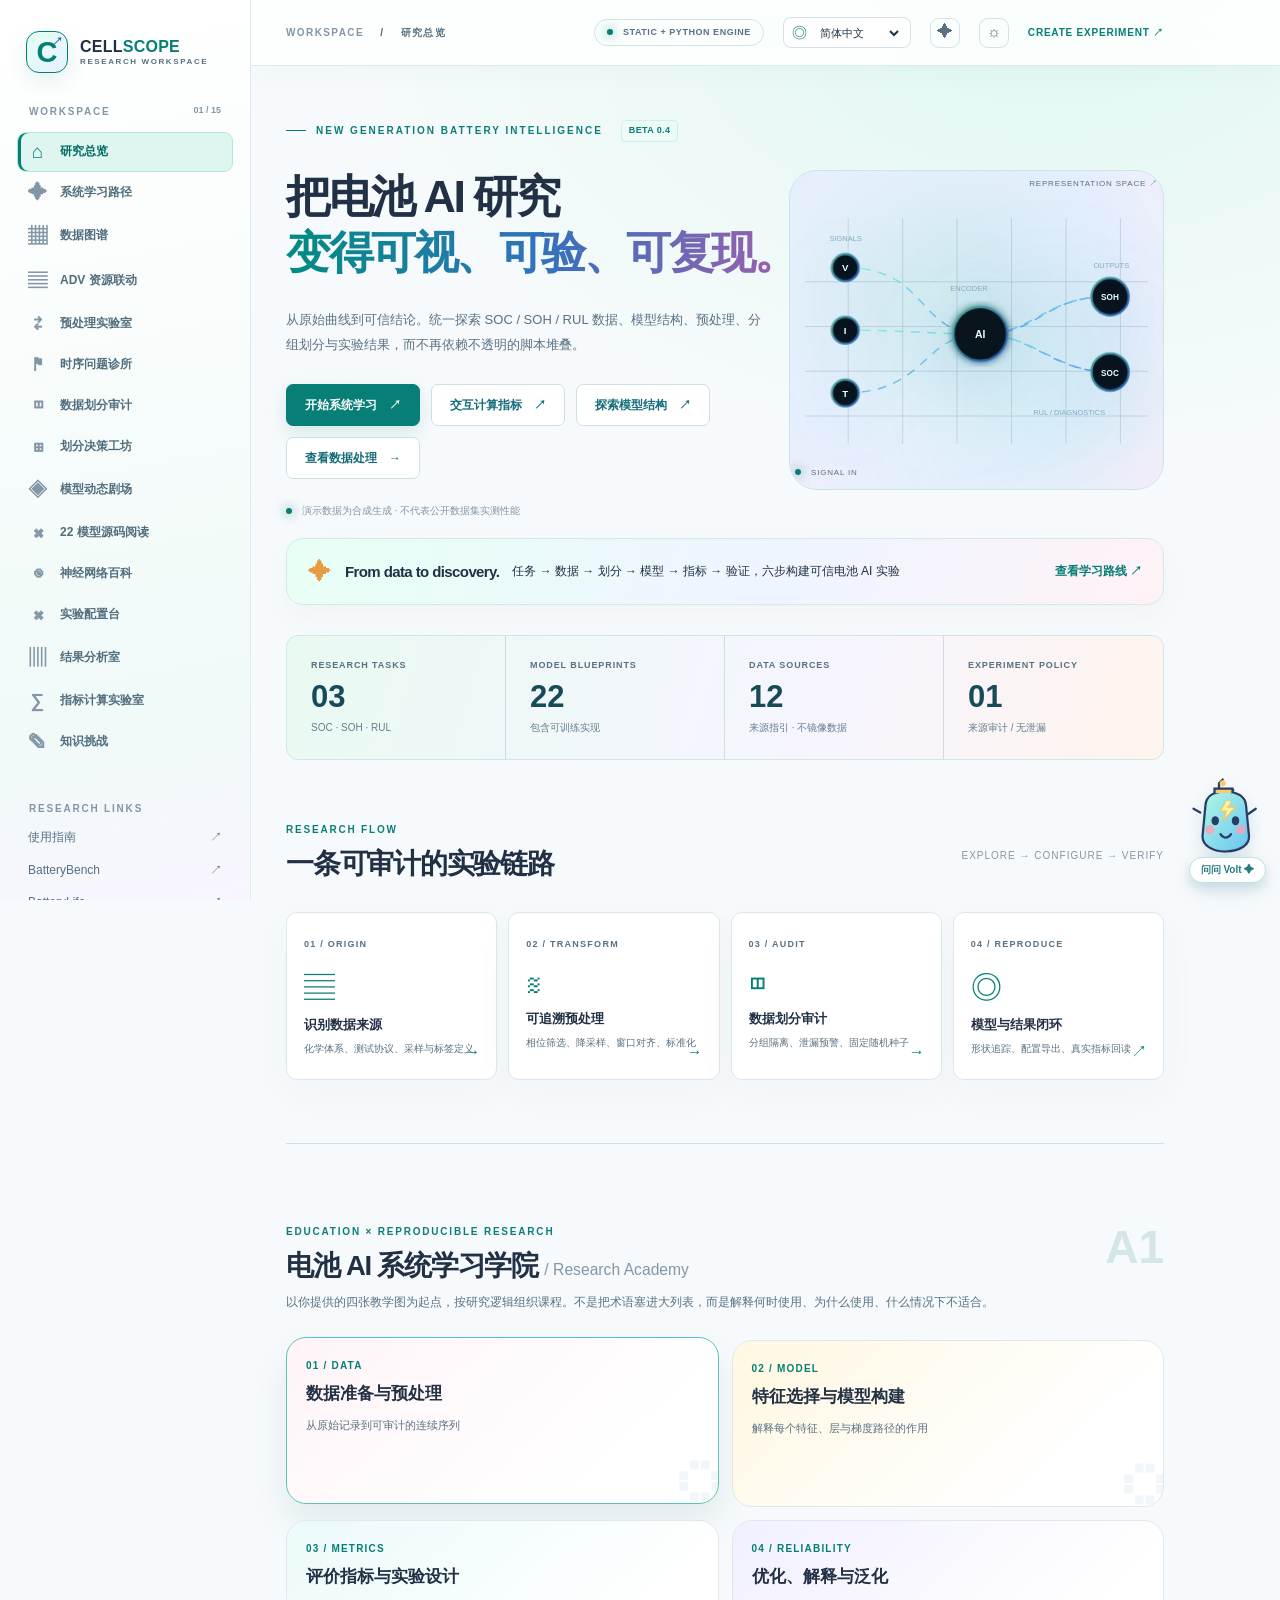
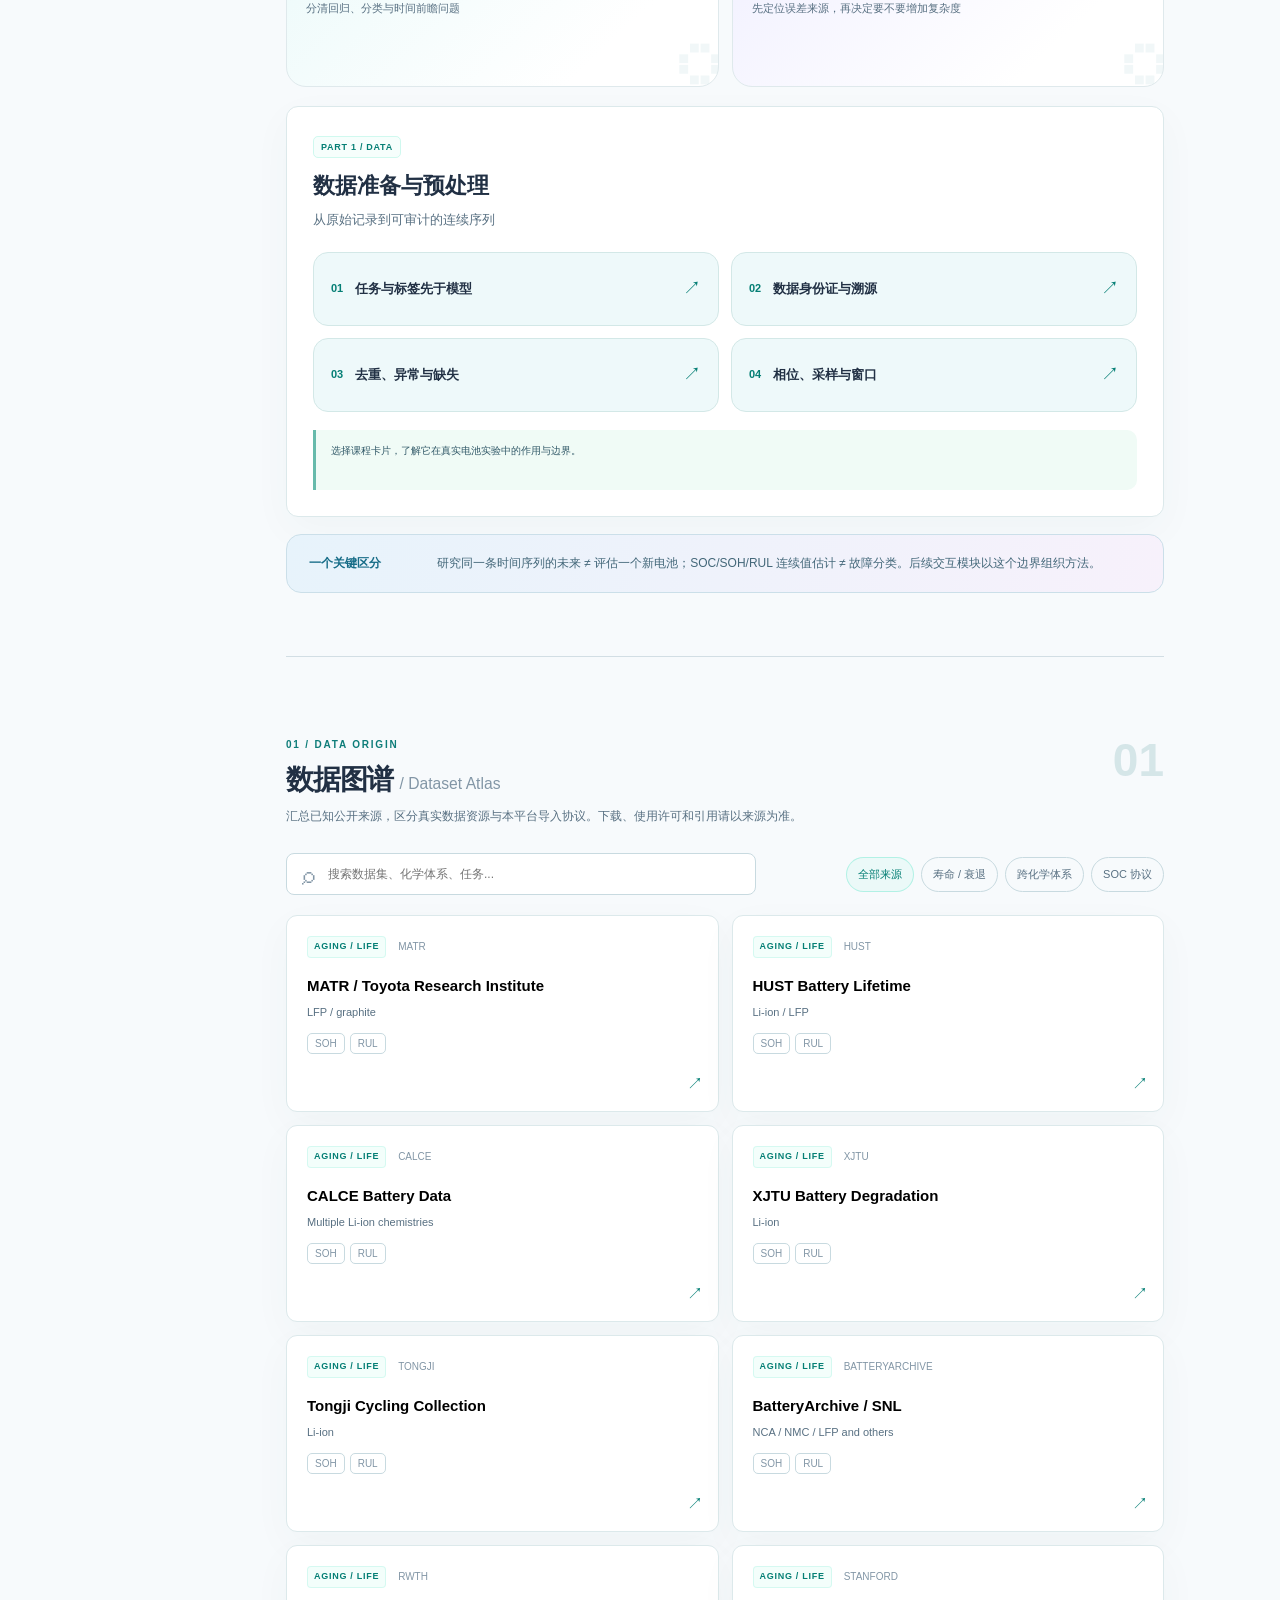
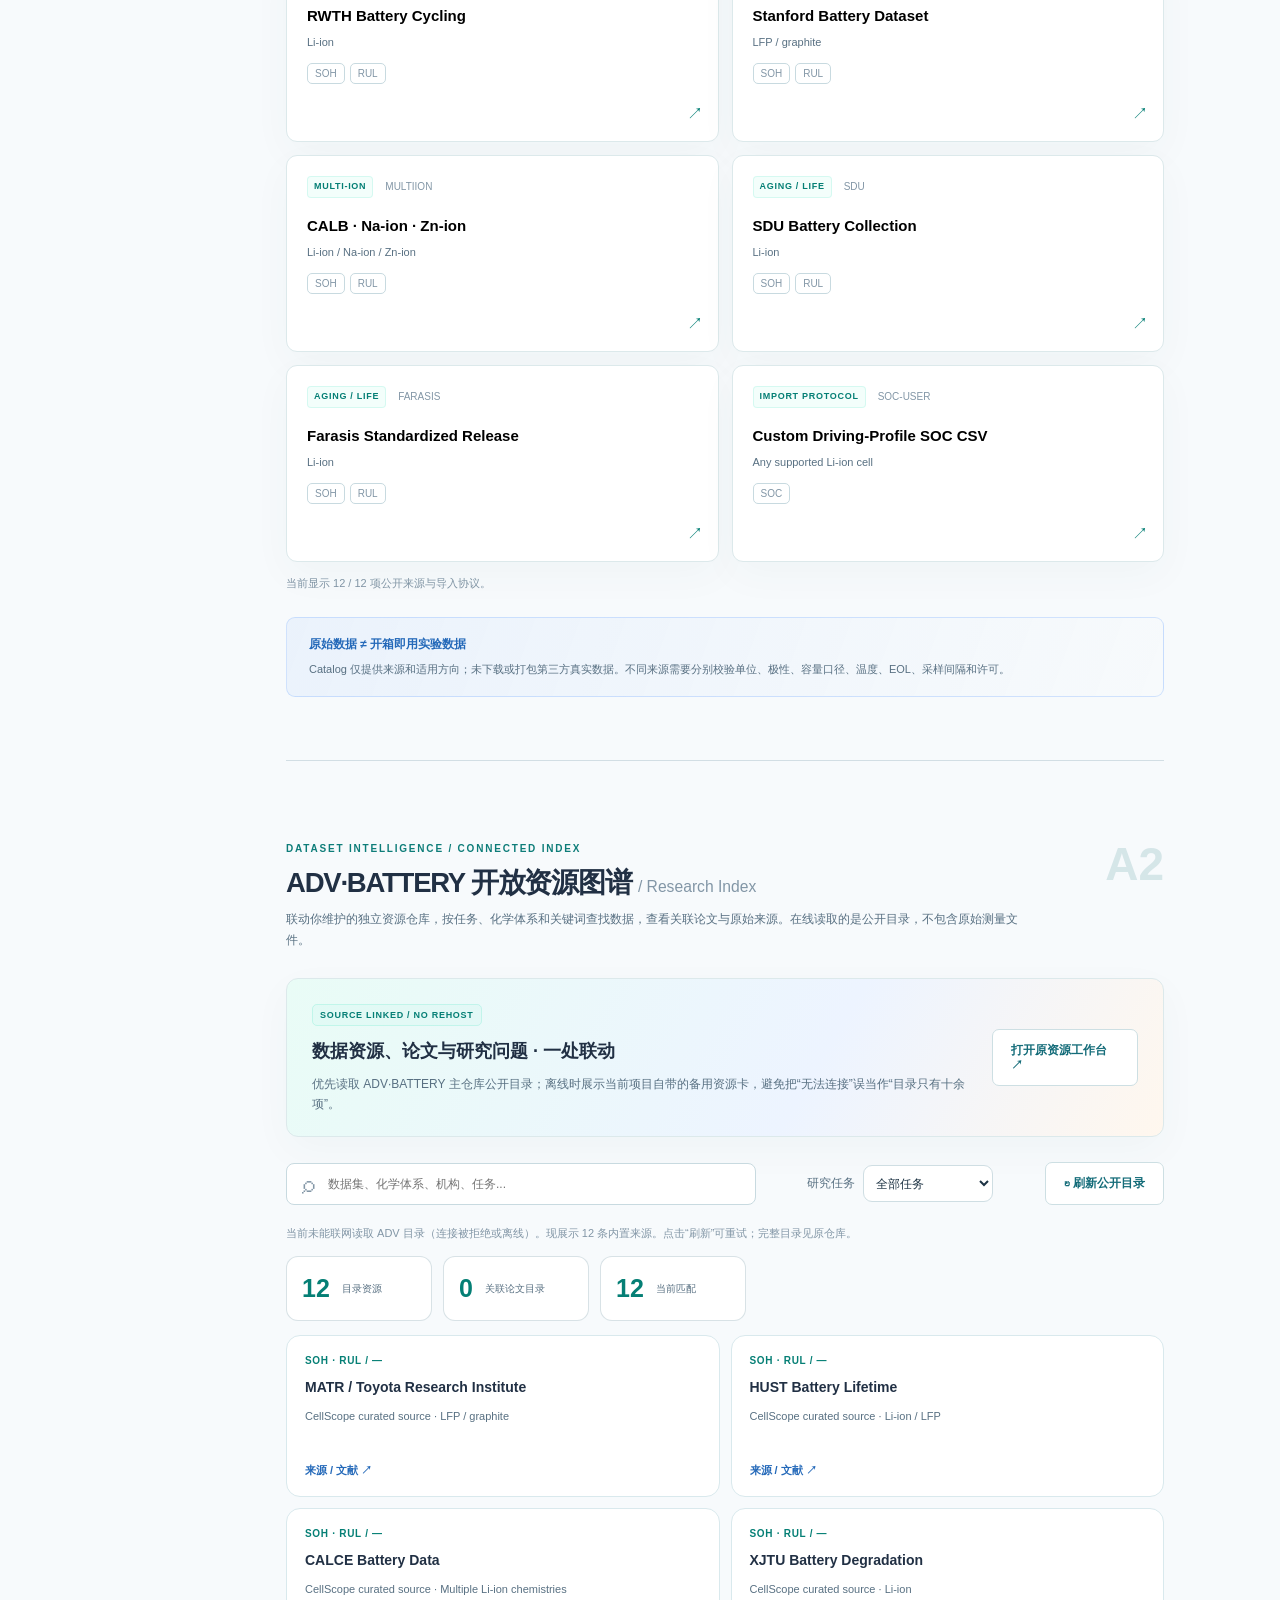
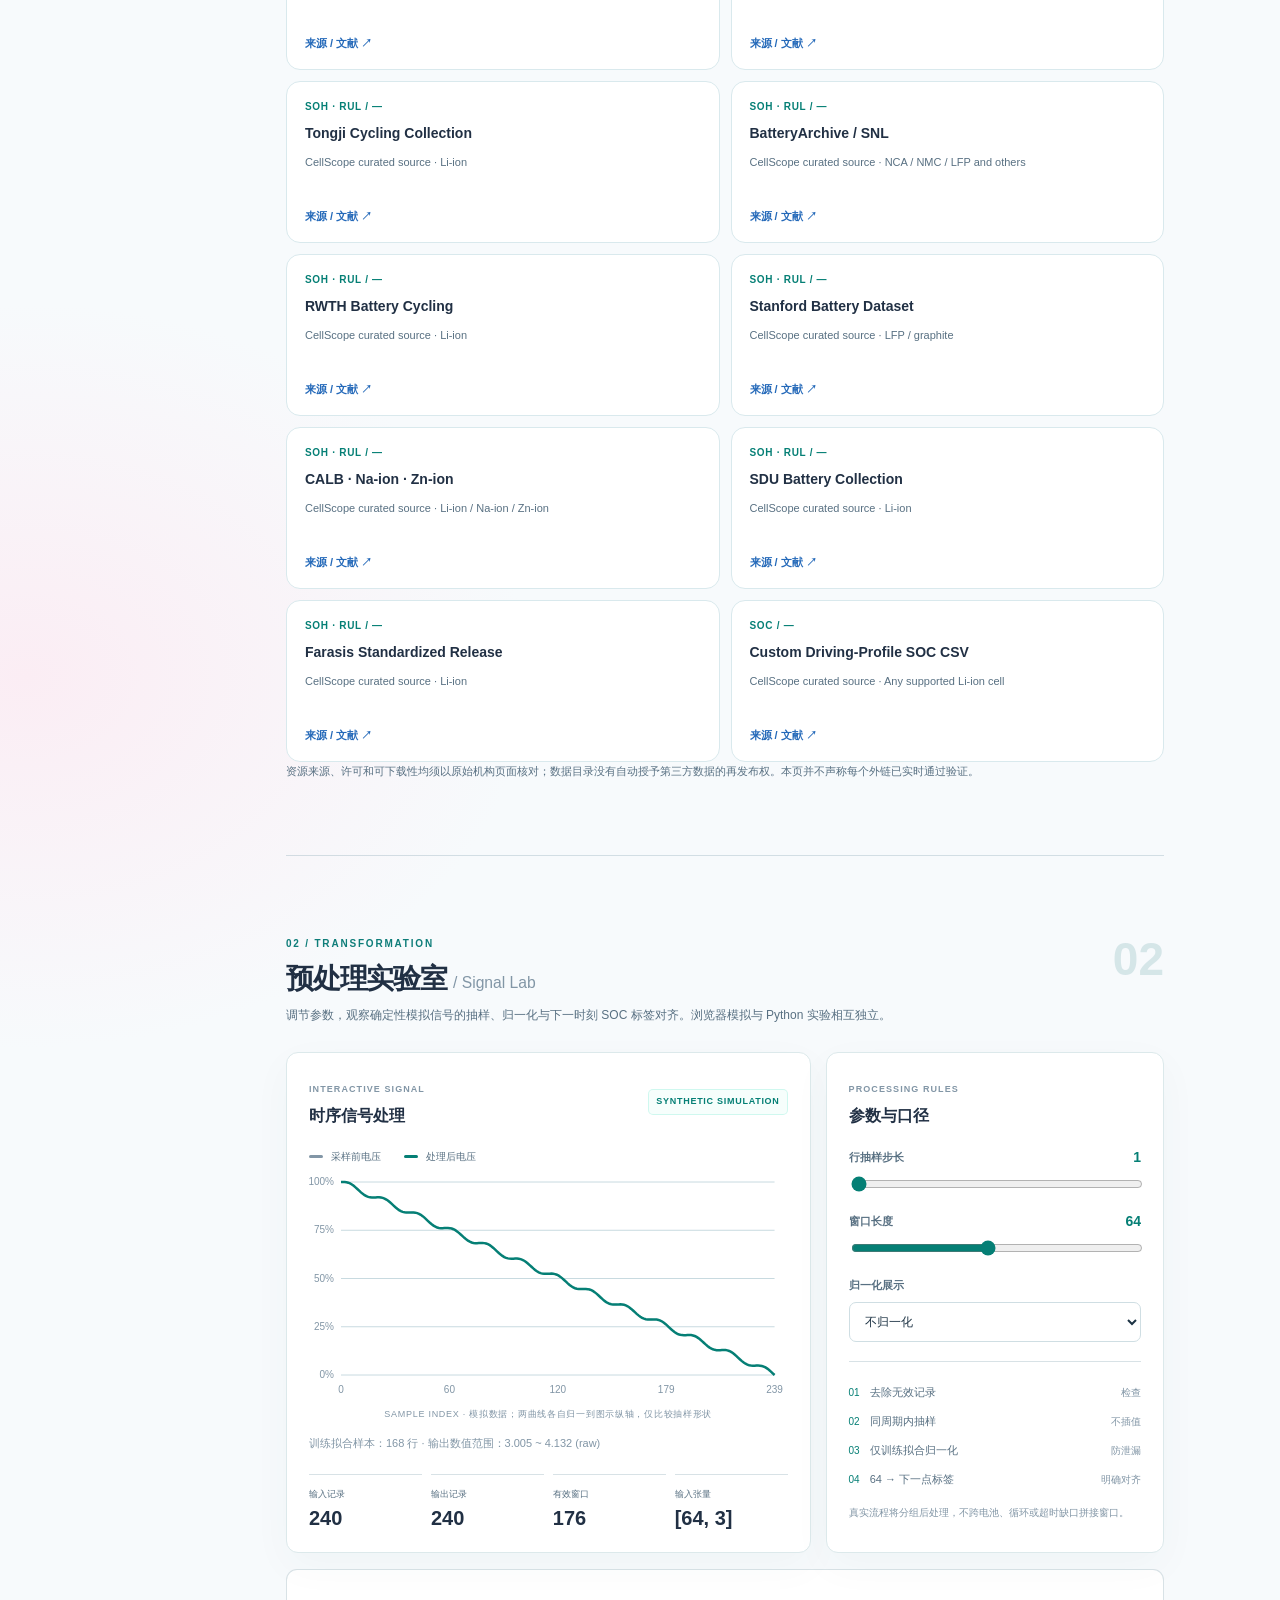
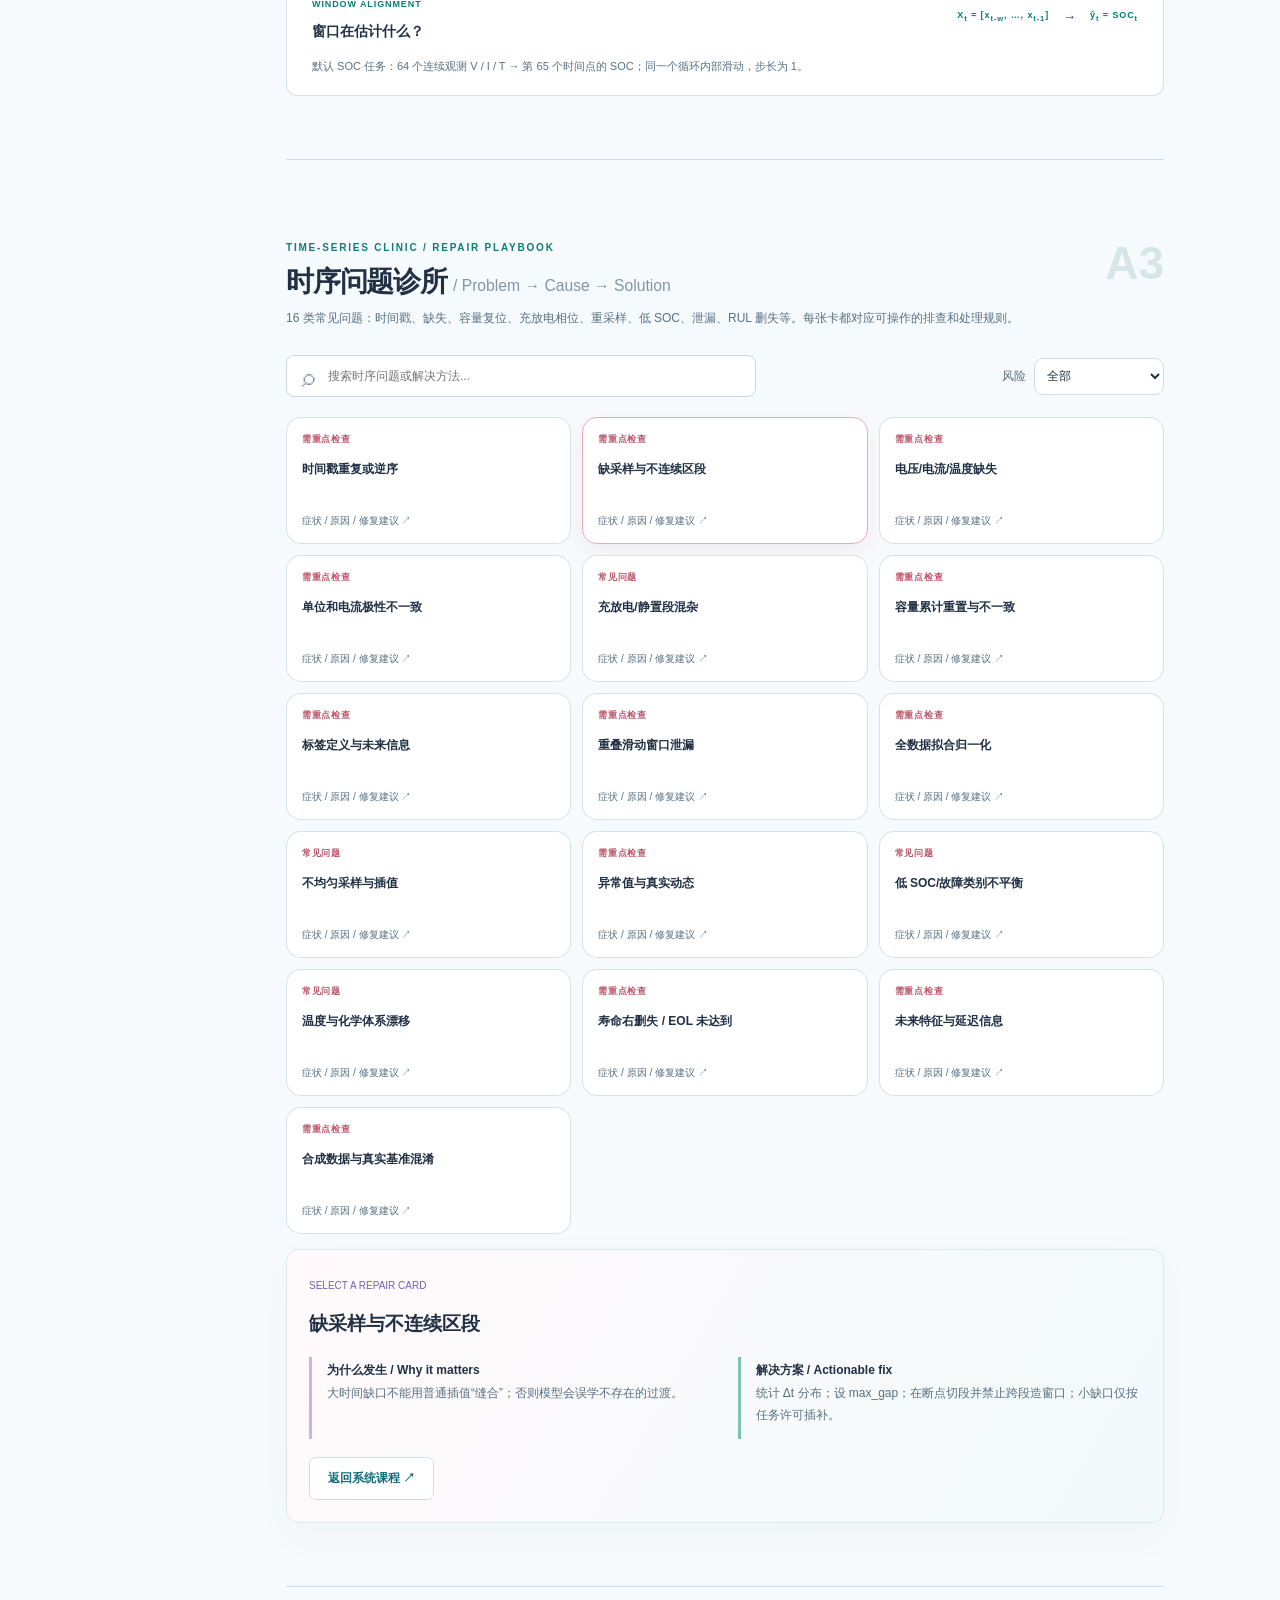
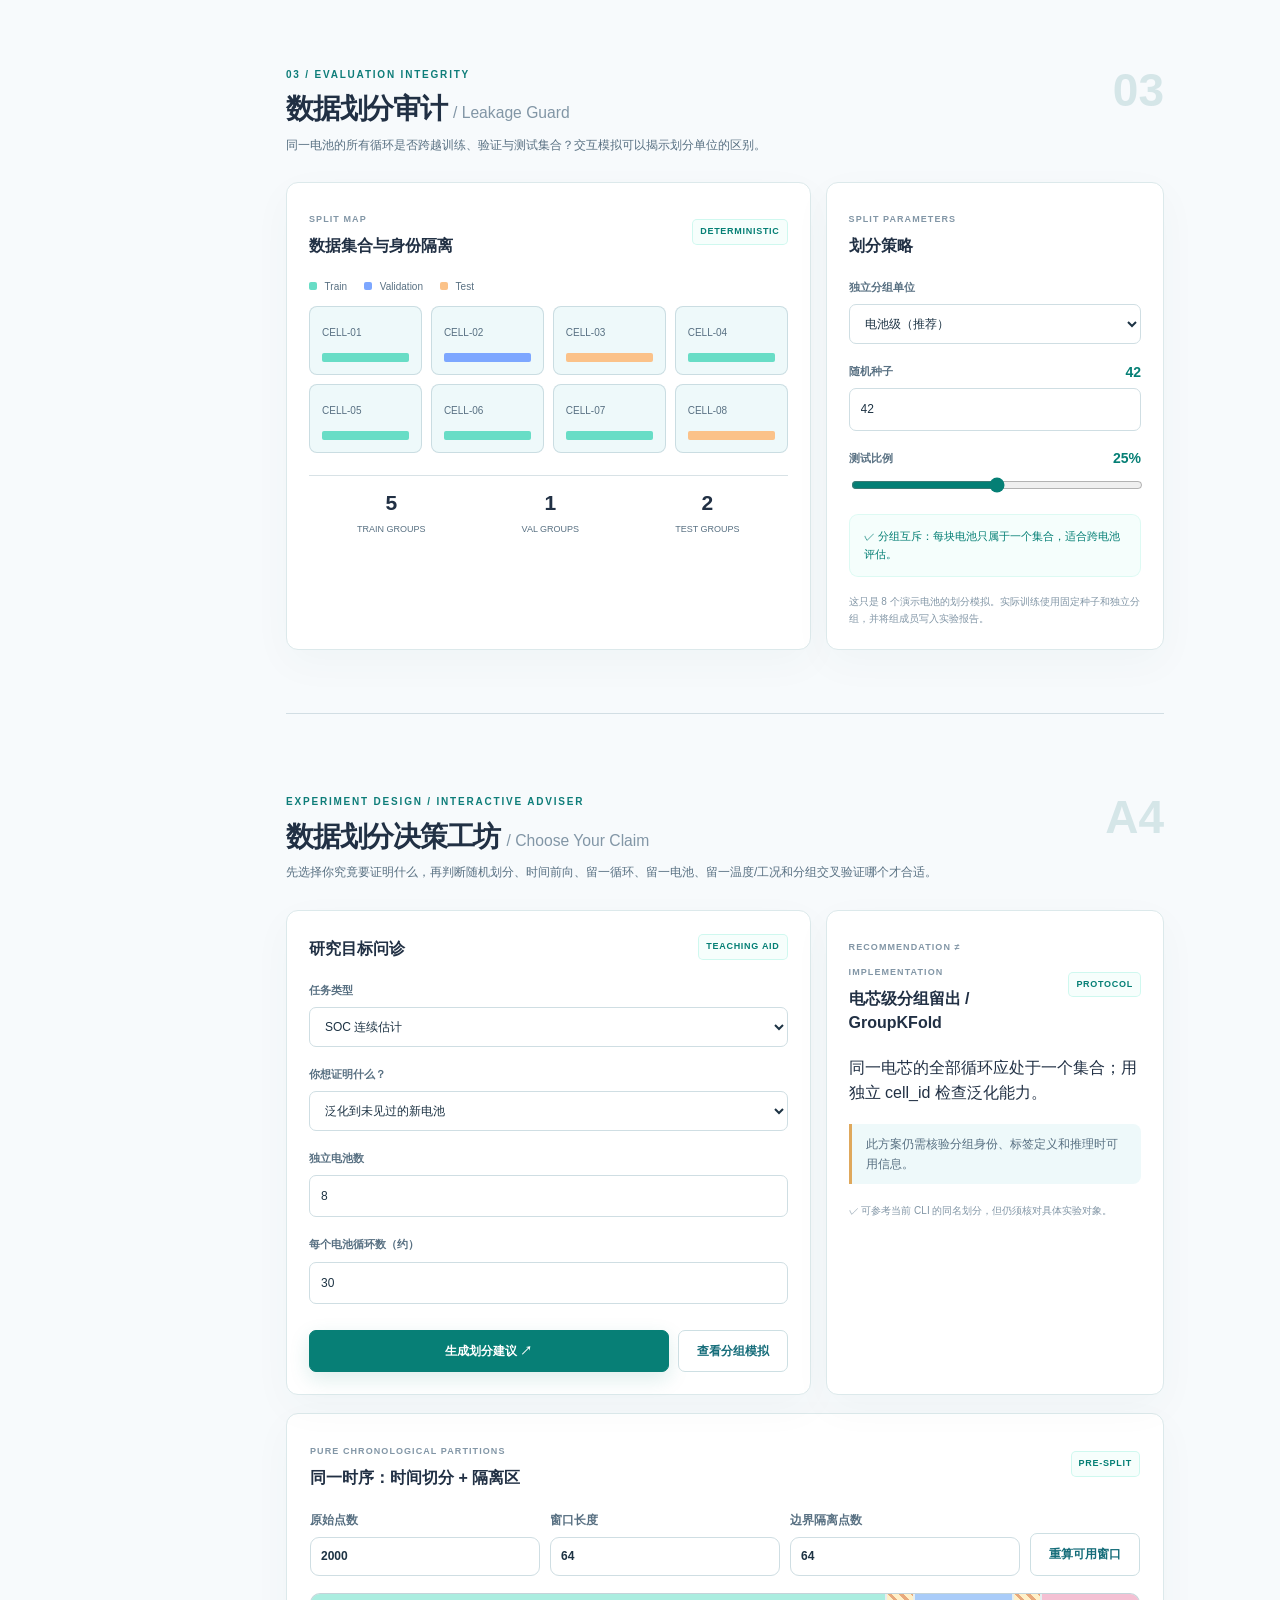
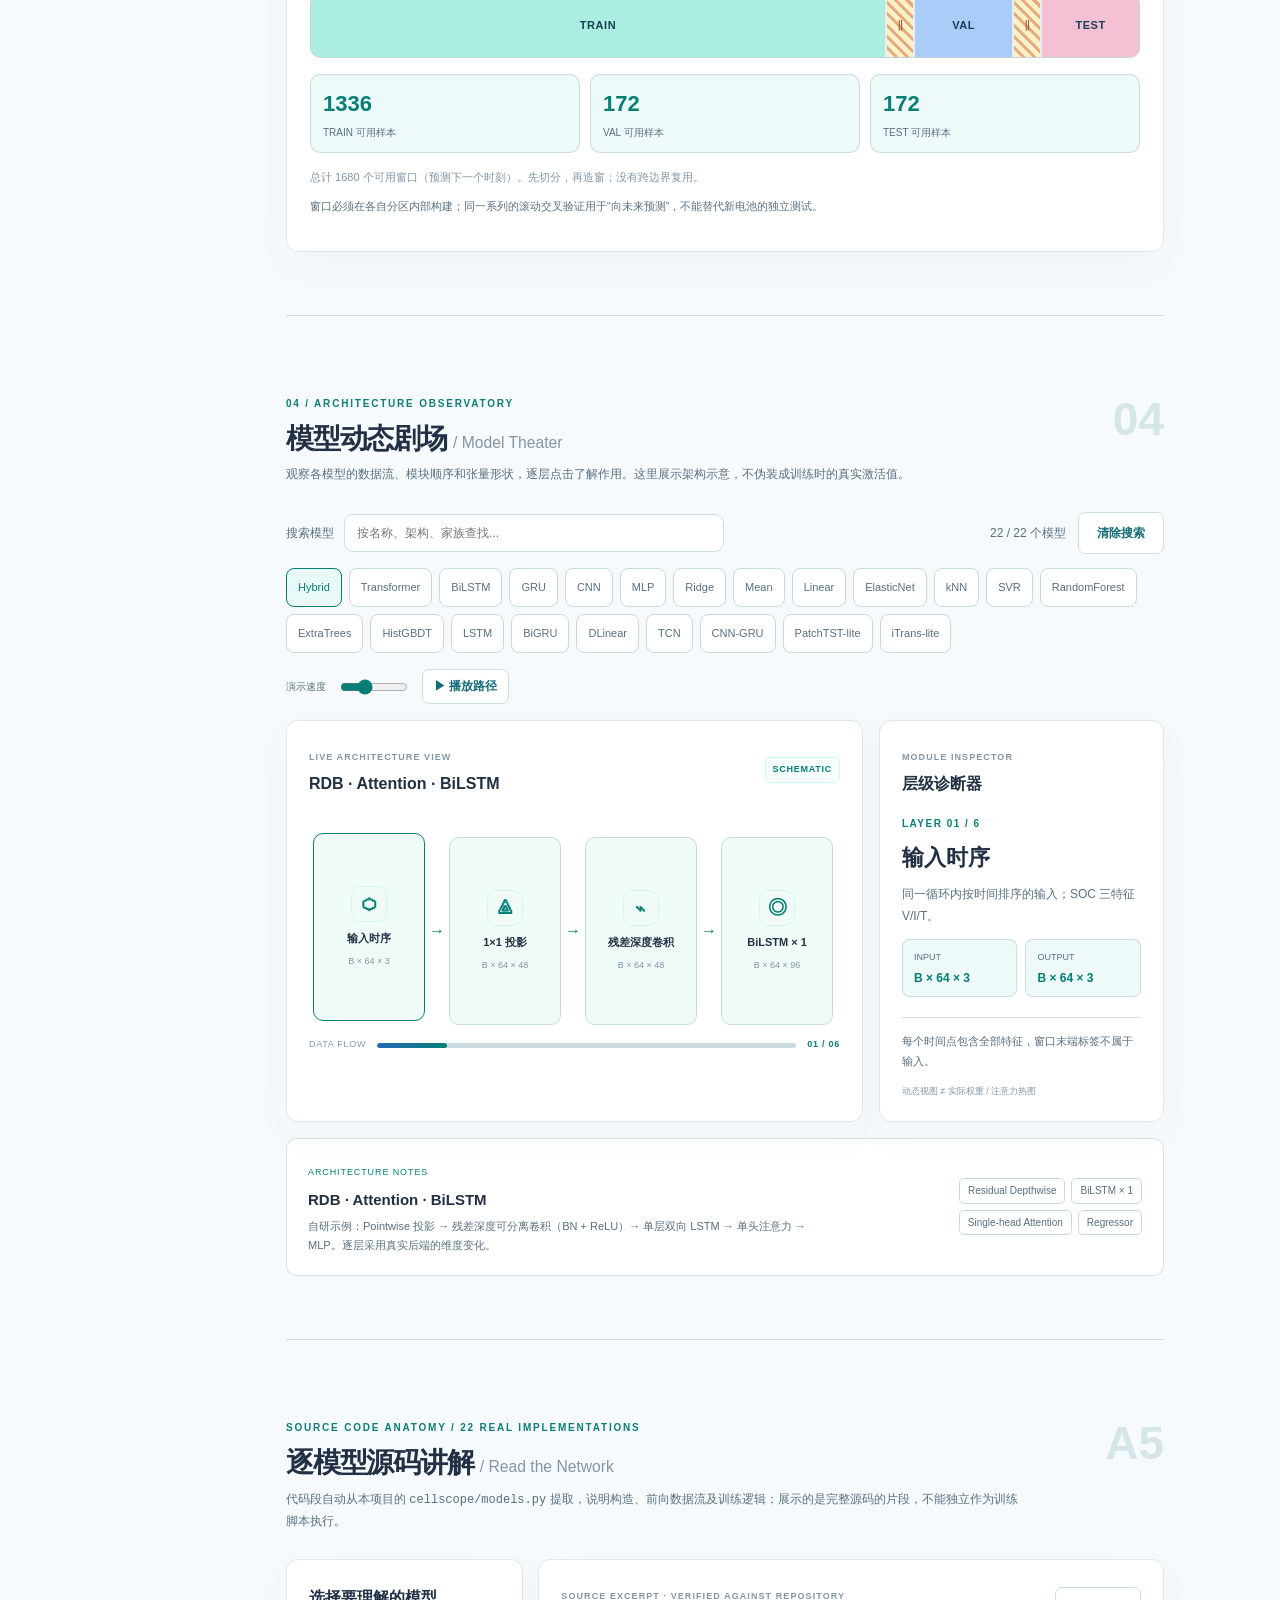
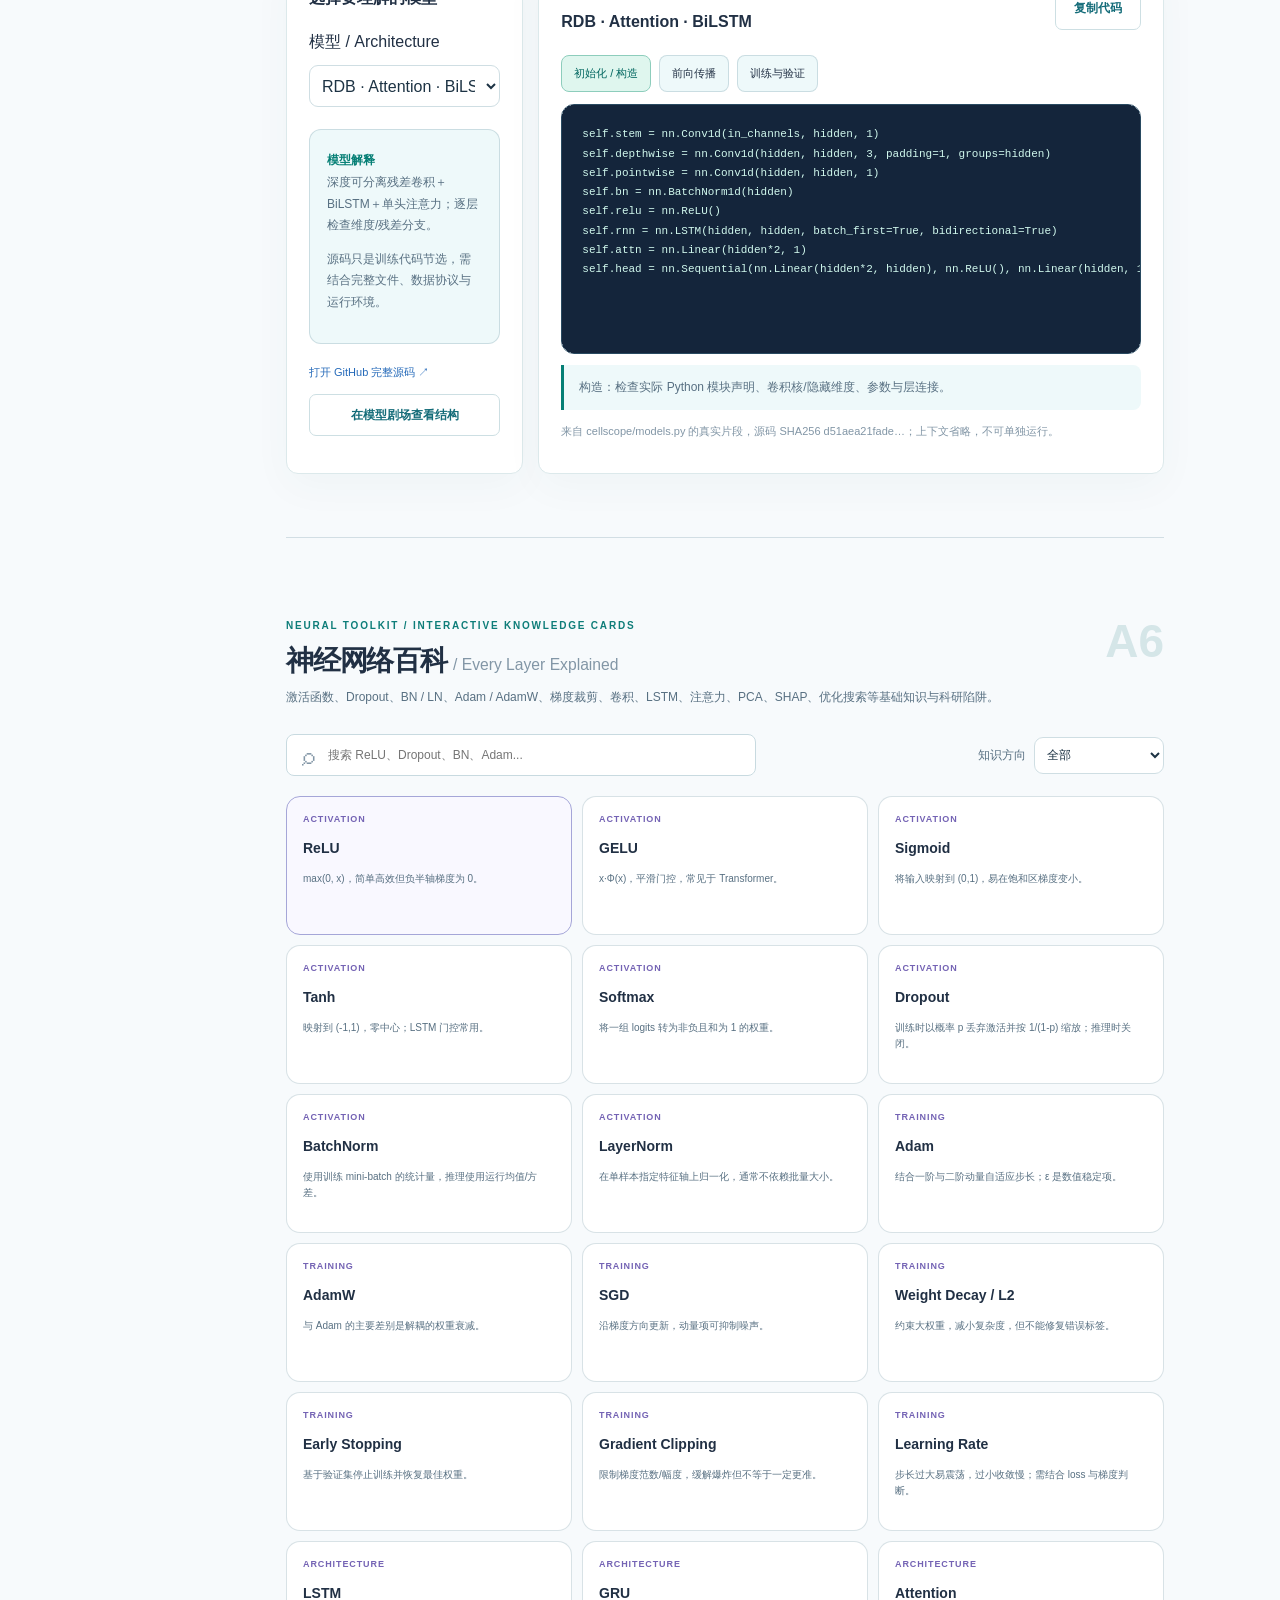
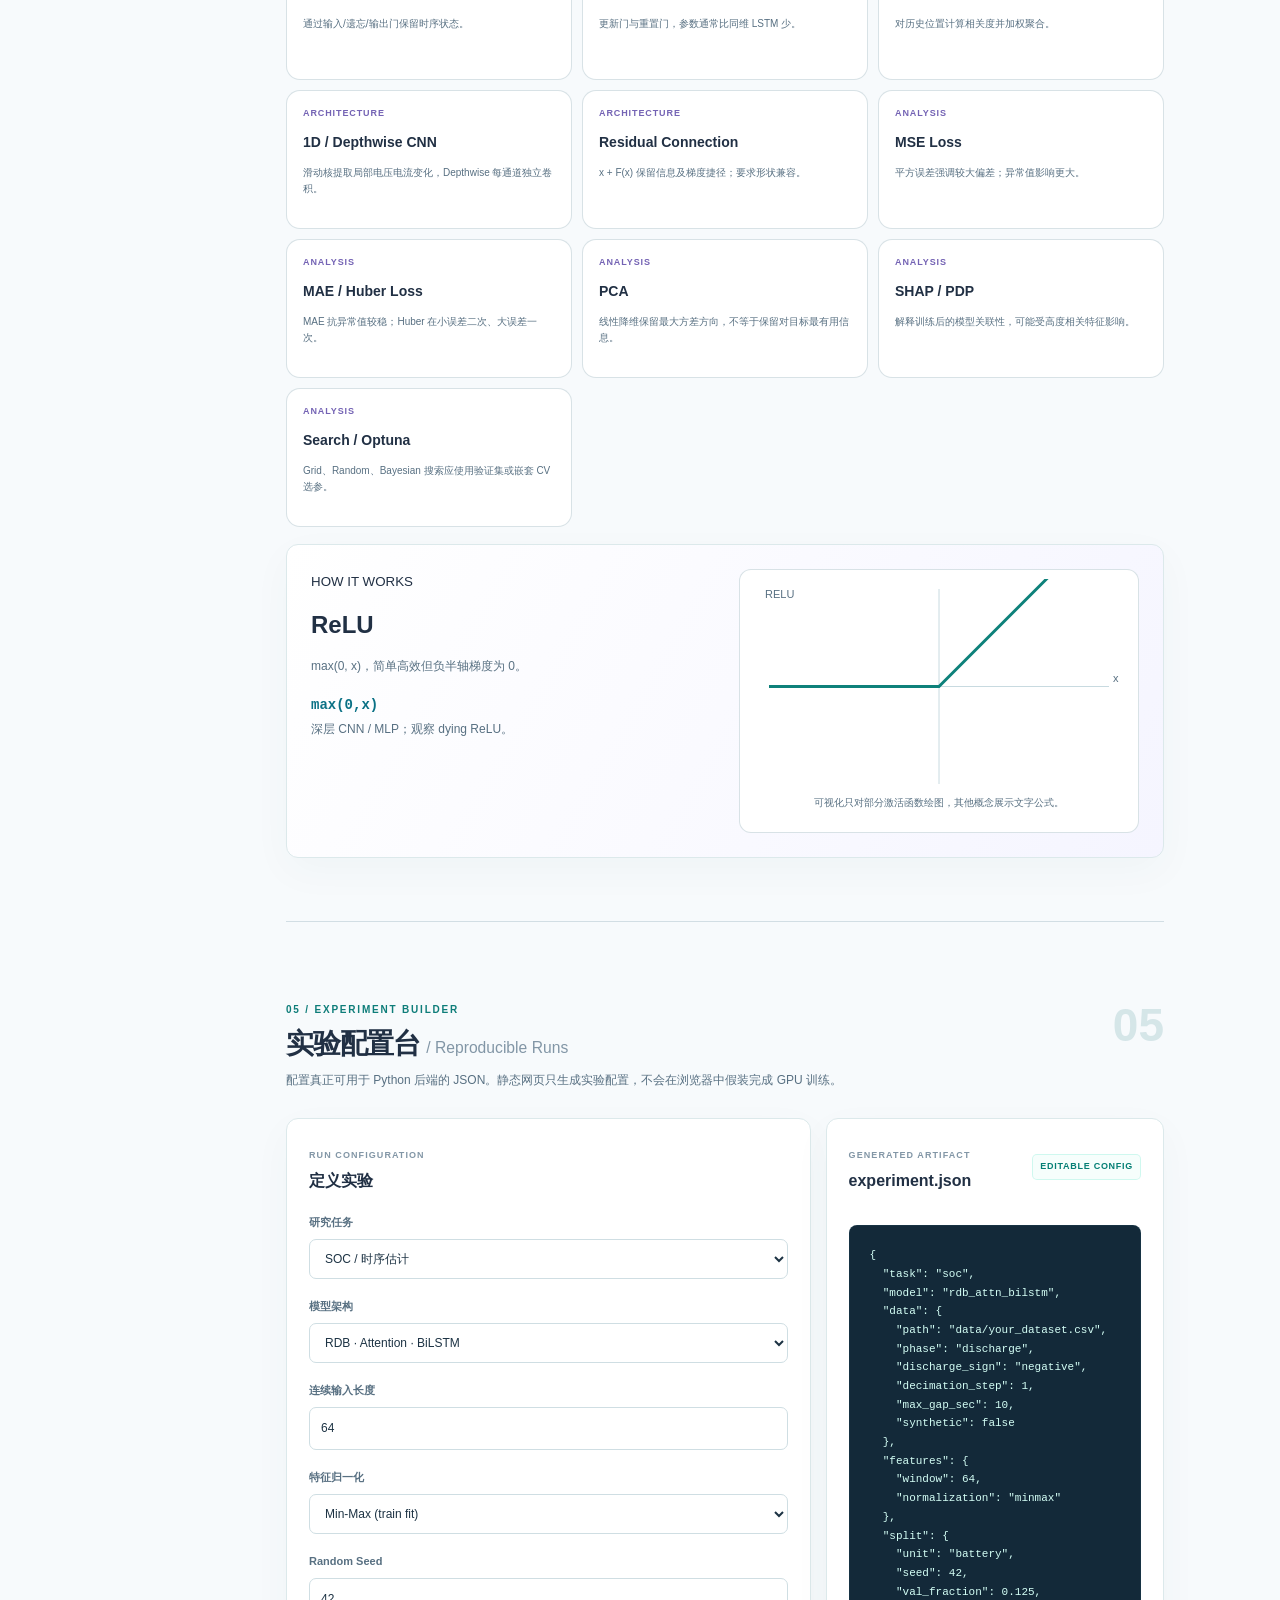
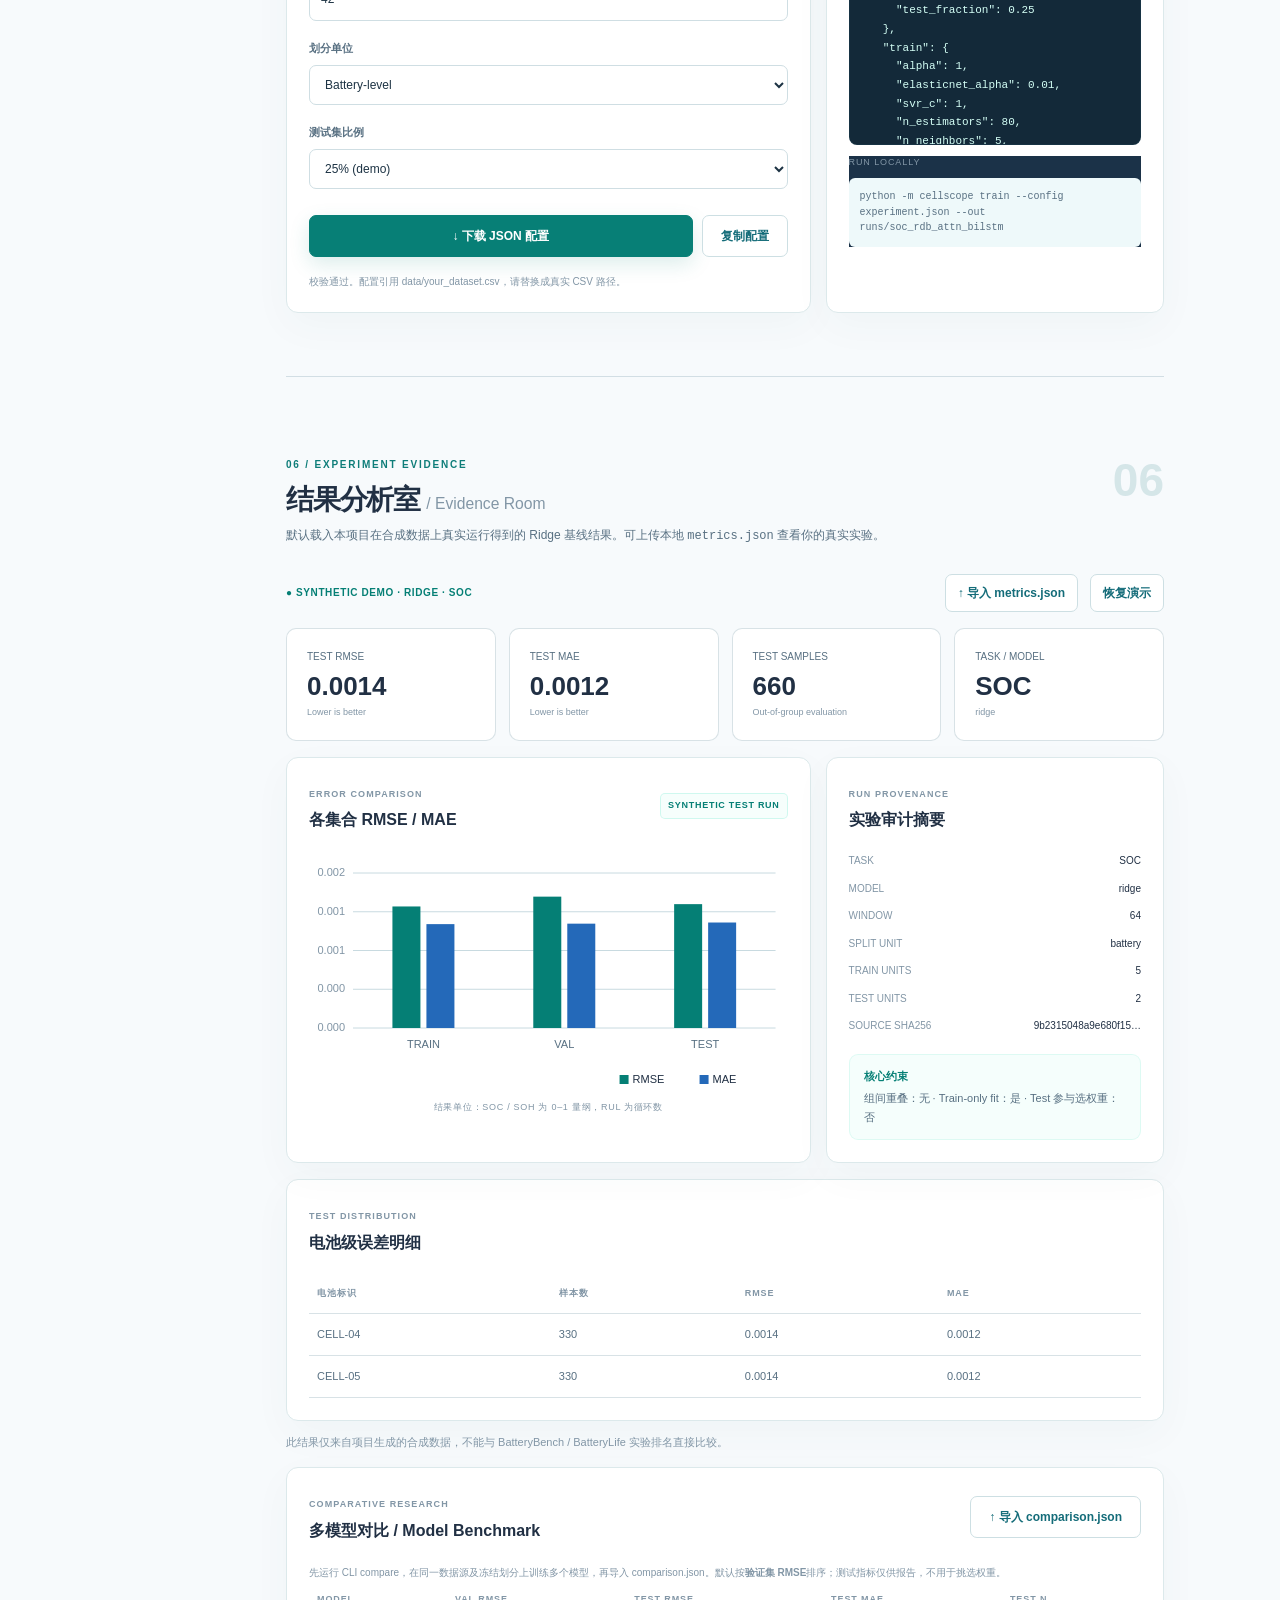
<file: web/index.html>
<!doctype html>
<html lang="zh-CN">
<head>
  <meta charset="utf-8">
  <meta name="viewport" content="width=device-width, initial-scale=1">
  <meta name="description" content="CellScope Lab — auditable battery AI benchmark and interactive model observatory for SOC, SOH, and RUL.">
  <meta name="theme-color" content="#f8fbff">
  <title>CellScope Lab — 电池科研工作台</title>
  <link rel="stylesheet" href="./assets/styles.css">
  <link rel="stylesheet" href="./assets/academy.css">
<link rel="icon" type="image/svg+xml" href="./assets/favicon.svg"></head>
<body class="light">
  <a class="skip-link" href="#overview">跳转主内容</a>
  <div class="page-shell">
    <aside class="sidebar" id="sidebar" aria-label="主导航">
      <a class="brand" href="#overview" aria-label="CellScope Lab 首页"><span class="brand-mark" aria-hidden="true">C<span>↗</span></span><span class="brand-text">CELL<span>SCOPE</span><small>RESEARCH WORKSPACE</small></span></a>
      <div class="side-group-label">WORKSPACE <span>01 / 15</span></div>
      <nav class="side-nav" id="side-nav">
        <a href="#overview" class="nav-link active" data-section="overview"><span class="nav-icon">⌂</span> 研究总览</a>
        <a href="#academy" class="nav-link" data-section="academy"><span class="nav-icon">✦</span> 系统学习路径</a>
        <a href="#datasets" class="nav-link" data-section="datasets"><span class="nav-icon">▦</span> 数据图谱</a>
        <a href="#adv-atlas" class="nav-link" data-section="adv-atlas"><span class="nav-icon">▤</span> ADV 资源联动</a>
        <a href="#pipeline" class="nav-link" data-section="pipeline"><span class="nav-icon">⇄</span> 预处理实验室</a>
        <a href="#quality" class="nav-link" data-section="quality"><span class="nav-icon">⚑</span> 时序问题诊所</a>
        <a href="#splits" class="nav-link" data-section="splits"><span class="nav-icon">◫</span> 数据划分审计</a>
        <a href="#split-lab" class="nav-link" data-section="split-lab"><span class="nav-icon">⊞</span> 划分决策工坊</a>
        <a href="#models" class="nav-link" data-section="models"><span class="nav-icon">◈</span> 模型动态剧场</a>
        <a href="#model-code" class="nav-link" data-section="model-code"><span class="nav-icon">⌘</span> 22 模型源码阅读</a>
        <a href="#components" class="nav-link" data-section="components"><span class="nav-icon">◉</span> 神经网络百科</a>
        <a href="#experiments" class="nav-link" data-section="experiments"><span class="nav-icon">⌘</span> 实验配置台</a>
        <a href="#results" class="nav-link" data-section="results"><span class="nav-icon">▥</span> 结果分析室</a>
        <a href="#metrics" class="nav-link" data-section="metrics"><span class="nav-icon">∑</span> 指标计算实验室</a>
        <a href="#quiz" class="nav-link" data-section="quiz"><span class="nav-icon">✎</span> 知识挑战</a>
      </nav>
      <div class="side-group-label margin-top">RESEARCH LINKS</div>
      <div class="side-links"><a href="./guide.html" target="_blank" rel="noopener">使用指南 <span>↗</span></a><a href="https://github.com/LMDHQ-0420/BatteryBench" target="_blank" rel="noopener">BatteryBench <span>↗</span></a><a href="https://github.com/Ruifeng-Tan/BatteryLife" target="_blank" rel="noopener">BatteryLife <span>↗</span></a></div>
      <div class="sidebar-bottom"><span class="live-dot"></span> ORIGINAL RESEARCH STACK <strong>v0.4</strong><p>本地优先 · 可复现 · 无需云服务</p></div>
    </aside>
    <main class="main-content">
      <header class="topbar"><button class="icon-btn mobile-nav" id="nav-toggle" aria-label="打开导航" aria-expanded="false">☰</button><div class="breadcrumbs">WORKSPACE <span>/</span> <b id="breadcrumb">研究总览</b></div><div class="header-right"><span class="header-pill"><span class="live-dot"></span> STATIC + PYTHON ENGINE</span><label class="lang-picker" for="language-select"><span class="lang-icon" aria-hidden="true">◎</span><select id="language-select" aria-label="选择网站语言"><option value="zh">简体中文</option><option value="en">English</option></select></label><button class="icon-btn" id="assistant-header" aria-label="打开科研学习助手" title="科研学习助手">✦</button><button class="icon-btn" id="theme-toggle" aria-label="切换明暗主题" title="切换主题">☼</button><a class="header-link" href="#experiments">CREATE EXPERIMENT ↗</a></div></header>
      <div class="content-wrap">
        <aside class="guide-panel" id="assistant-panel" hidden aria-label="科研小精灵导学助手">
          <div class="guide-head"><div class="assistant-avatar-small" aria-hidden="true">✦</div><div><small>CELLSCOPE COMPANION / 离线知识卡</small><h2>Hi，我是 Volt！</h2><p>固定知识模板与关键词检索 · 不连接大模型 · 不会上传你的输入</p></div><button type="button" class="icon-btn" id="assistant-close" aria-label="收起科研学习助手">×</button></div>
          <div id="assistant-log" class="guide-log" role="log" aria-live="polite" aria-relevant="additions"></div>
          <div class="guide-quick" id="assistant-suggestions" role="group" aria-label="选择学习问题">
            <button type="button" data-ask="split">如何选择数据划分？</button><button type="button" data-ask="metric">RMSE 与 F1 的区别？</button><button type="button" data-ask="missing">缺失时间点怎么办？</button><button type="button" data-ask="code">怎么看模型代码？</button><button type="button" data-ask="leakage">怎样防止数据泄漏？</button><button type="button" data-ask="resources">数据源在哪里？</button>
          </div><form id="assistant-form" class="guide-form"><label for="assistant-input">关键词检索 / Ask a learning question</label><div><input id="assistant-input" type="search" maxlength="160" placeholder="如：Dropout、SOC、AUC、归一化…" autocomplete="off"><button type="submit" class="primary-btn">发送 ↗</button></div></form>
          <div class="guide-foot"><span>◌ 不会遮挡网页：展开面板占据文档中的独立区域</span><button id="assistant-hide" type="button" class="text-btn">隐藏小精灵</button></div>
        </aside>

        <section class="section overview-section" id="overview" data-title="研究总览">
          <div class="eyebrow"><span class="eyebrow-line"></span> NEW GENERATION BATTERY INTELLIGENCE <span class="mini-tag">BETA 0.4</span></div>
          <div class="hero-grid"><div class="hero-copy"><h1>把电池 AI 研究<br><em>变得可视、可验、可复现。</em></h1><p>从原始曲线到可信结论。统一探索 SOC / SOH / RUL 数据、模型结构、预处理、分组划分与实验结果，而不再依赖不透明的脚本堆叠。</p><div class="hero-actions"><a class="primary-btn" href="#academy">开始系统学习 <span>↗</span></a><a class="secondary-btn" href="#metrics">交互计算指标 <span>↗</span></a><a class="secondary-btn" href="#models">探索模型结构 <span>↗</span></a><a class="secondary-btn" href="#pipeline">查看数据处理 <span>→</span></a></div><div class="hero-footnote"><span class="live-dot"></span> 演示数据为合成生成 · 不代表公开数据集实测性能</div></div>
          <div class="hero-visual" aria-label="电池核心与神经网络结构插画"><div class="orb orb-one"></div><div class="orb orb-two"></div><svg viewBox="0 0 500 360" role="img" aria-label="具有三路输入和多层流向的原创电池 AI 网络示意"><defs><linearGradient id="g1" x1="0" y1="0" x2="1" y2="1"><stop stop-color="#66f0d5"/><stop offset="1" stop-color="#2b7eff"/></linearGradient><filter id="glow"><feGaussianBlur stdDeviation="6" result="b"/><feMerge><feMergeNode in="b"/><feMergeNode in="SourceGraphic"/></feMerge></filter></defs><g opacity=".3" stroke="#4e799a" stroke-width="1"><path d="M20 295H480M20 235H480M20 175H480M20 115H480M78 30V332M151 30V332M224 30V332M297 30V332M370 30V332M443 30V332"/></g><g class="hero-edges" stroke="url(#g1)" stroke-width="2" opacity=".75" fill="none"><path d="M74 96C185 96 171 185 255 185S336 135 429 135"/><path d="M74 180C160 180 185 185 255 185S352 236 429 236"/><path d="M74 264C182 264 179 185 255 185S338 135 429 135"/><path d="M255 185C326 185 355 236 429 236"/></g><g class="hero-nodes" fill="#0a1b2c" stroke="url(#g1)" stroke-width="3"><circle cx="74" cy="96" r="18"/><circle cx="74" cy="180" r="18"/><circle cx="74" cy="264" r="18"/><circle cx="255" cy="185" r="36" filter="url(#glow)"/><circle cx="429" cy="135" r="25"/><circle cx="429" cy="236" r="25"/></g><g fill="#e6ffff" text-anchor="middle" font-family="sans-serif" font-weight="700"><text x="74" y="101" font-size="13">V</text><text x="74" y="185" font-size="13">I</text><text x="74" y="269" font-size="13">T</text><text x="255" y="191" font-size="14">AI</text><text x="429" y="140" font-size="11">SOH</text><text x="429" y="241" font-size="11">SOC</text></g><g fill="#81aabf" font-family="sans-serif" font-size="10"><text x="53" y="61">SIGNALS</text><text x="215" y="127">ENCODER</text><text x="407" y="96">OUTPUTS</text><text x="326" y="293">RUL / DIAGNOSTICS</text></g></svg><div class="visual-label label-left"><span class="live-dot"></span> SIGNAL IN</div><div class="visual-label label-right">REPRESENTATION SPACE ↗</div></div></div>
          <div class="academy-ribbon" role="status"><span>✦</span><strong>From data to discovery.</strong><span>任务 → 数据 → 划分 → 模型 → 指标 → 验证，六步构建可信电池 AI 实验</span><a href="#academy">查看学习路线 ↗</a></div>
          <div class="metrics-strip"><div><span>RESEARCH TASKS</span><strong>03</strong><small>SOC · SOH · RUL</small></div><div><span>MODEL BLUEPRINTS</span><strong id="overview-models">22</strong><small>包含可训练实现</small></div><div><span>DATA SOURCES</span><strong id="overview-datasets">12</strong><small>来源指引 · 不镜像数据</small></div><div><span>EXPERIMENT POLICY</span><strong>01</strong><small>来源审计 / 无泄漏</small></div></div>
          <div class="section-heading small-heading"><div><p class="overline">RESEARCH FLOW</p><h2>一条可审计的实验链路</h2></div><span class="heading-note">EXPLORE → CONFIGURE → VERIFY</span></div>
          <div class="process-grid"><a href="#datasets" class="process-card"><span>01 / ORIGIN</span><div class="process-icon">▤</div><h3>识别数据来源</h3><p>化学体系、测试协议、采样与标签定义</p><i>→</i></a><a href="#pipeline" class="process-card"><span>02 / TRANSFORM</span><div class="process-icon">≋</div><h3>可追溯预处理</h3><p>相位筛选、降采样、窗口对齐、标准化</p><i>→</i></a><a href="#splits" class="process-card"><span>03 / AUDIT</span><div class="process-icon">◫</div><h3>数据划分审计</h3><p>分组隔离、泄漏预警、固定随机种子</p><i>→</i></a><a href="#models" class="process-card"><span>04 / REPRODUCE</span><div class="process-icon">◎</div><h3>模型与结果闭环</h3><p>形状追踪、配置导出、真实指标回读</p><i>↗</i></a></div>
        </section>
        <section class="section academy-section" id="academy" data-title="系统学习路径">
          <div class="section-heading"><div><p class="overline">EDUCATION × REPRODUCIBLE RESEARCH</p><h2>电池 AI 系统学习学院 <span class="title-accent">/ Research Academy</span></h2><p>以你提供的四张教学图为起点，按研究逻辑组织课程。不是把术语塞进大列表，而是解释何时使用、为什么使用、什么情况下不适合。</p></div><span class="section-num">A1</span></div>
          <div class="learning-roadmap" id="academy-roadmap" role="tablist" aria-label="四阶段学习路线"></div>
          <div class="academy-focus panel"><div class="academy-focus-head"><span id="academy-stage-tag" class="status-token">PART 1</span><h3 id="academy-stage-title">数据准备与预处理</h3><p id="academy-stage-lead"></p></div><div id="academy-lessons" class="lesson-grid"></div><p id="academy-feedback" class="helper-text" role="status">选择课程卡片了解学习目标、要点和科研注意事项。</p></div>
          <div class="academy-principle"><strong>一个关键区分</strong><p>研究同一条时间序列的未来 ≠ 评估一个新电池；SOC/SOH/RUL 连续值估计 ≠ 故障分类。后续交互模块以这个边界组织方法。</p></div>
        </section>
        <section class="section" id="datasets" data-title="数据图谱">
          <div class="section-heading"><div><p class="overline">01 / DATA ORIGIN</p><h2>数据图谱 <span class="title-accent">/ Dataset Atlas</span></h2><p>汇总已知公开来源，区分真实数据资源与本平台导入协议。下载、使用许可和引用请以来源为准。</p></div><span class="section-num">01</span></div>
          <div class="control-line"><label class="search-field"><span>⌕</span><input id="dataset-search" type="search" placeholder="搜索数据集、化学体系、任务..." autocomplete="off" aria-label="搜索数据集"></label><div class="chip-group" id="dataset-filters" role="group" aria-label="数据集筛选"><button class="chip selected" data-filter="all">全部来源</button><button class="chip" data-filter="aging">寿命 / 衰退</button><button class="chip" data-filter="multi-ion">跨化学体系</button><button class="chip" data-filter="soc">SOC 协议</button></div></div>
          <div class="dataset-grid" id="dataset-grid" aria-live="polite"></div><p id="dataset-count" class="foot-status"></p>
          <div class="info-banner"><strong>原始数据 ≠ 开箱即用实验数据</strong><p>Catalog 仅提供来源和适用方向；未下载或打包第三方真实数据。不同来源需要分别校验单位、极性、容量口径、温度、EOL、采样间隔和许可。</p></div>
        </section>
        <section class="section" id="adv-atlas" data-title="ADV 电池资源联动">
          <div class="section-heading"><div><p class="overline">DATASET INTELLIGENCE / CONNECTED INDEX</p><h2>ADV·BATTERY 开放资源图谱 <span class="title-accent">/ Research Index</span></h2><p>联动你维护的独立资源仓库，按任务、化学体系和关键词查找数据，查看关联论文与原始来源。在线读取的是公开目录，不包含原始测量文件。</p></div><span class="section-num">A2</span></div>
          <div class="adv-hero panel"><div><span class="status-token">SOURCE LINKED / NO REHOST</span><h3>数据资源、论文与研究问题 · 一处联动</h3><p>优先读取 ADV·BATTERY 主仓库公开目录；离线时展示当前项目自带的备用资源卡，避免把“无法连接”误当作“目录只有十余项”。</p></div><a class="outline-btn" href="https://jimjury.github.io/ADV-BATTERY-Dataset-Collection/" target="_blank" rel="noopener noreferrer">打开原资源工作台 ↗</a></div>
          <div class="control-line adv-controls"><label class="search-field"><span>⌕</span><input id="adv-search" type="search" placeholder="数据集、化学体系、机构、任务..." autocomplete="off" aria-label="搜索 ADV 数据目录"></label><label class="field-mini" for="adv-task">研究任务<select id="adv-task"><option value="all">全部任务</option><option value="SOC">SOC</option><option value="SOH">SOH</option><option value="RUL">RUL</option><option value="SAFETY">故障与安全</option></select></label><button class="outline-btn" id="adv-reload" type="button">↻ 刷新公开目录</button></div>
          <div id="adv-status" class="foot-status" aria-live="polite">尝试读取原始 ADV 目录…</div><div class="adv-stats" id="adv-stats"></div><div id="adv-grid" class="adv-grid" aria-live="polite"></div>
          <div class="adv-detail panel" id="adv-detail" hidden><div class="panel-head"><h3 id="adv-detail-title">资源详情</h3><button type="button" class="icon-btn" id="adv-detail-close" aria-label="关闭资源详情">×</button></div><div id="adv-detail-body"></div></div>
          <p class="fineprint">资源来源、许可和可下载性均须以原始机构页面核对；数据目录没有自动授予第三方数据的再发布权。本页并不声称每个外链已实时通过验证。</p>
        </section>
        <section class="section" id="pipeline" data-title="预处理实验室">
          <div class="section-heading"><div><p class="overline">02 / TRANSFORMATION</p><h2>预处理实验室 <span class="title-accent">/ Signal Lab</span></h2><p>调节参数，观察确定性模拟信号的抽样、归一化与下一时刻 SOC 标签对齐。浏览器模拟与 Python 实验相互独立。</p></div><span class="section-num">02</span></div>
          <div class="workspace-grid"><div class="panel wide-panel"><div class="panel-head"><div><small>INTERACTIVE SIGNAL</small><h3>时序信号处理</h3></div><span class="status-token">SYNTHETIC SIMULATION</span></div><div class="chart-topline"><span class="legend-key raw-key"></span> 采样前电压 <span class="legend-key clean-key"></span> 处理后电压</div><canvas id="signal-chart" height="230" aria-label="模拟电压信号与抽样曲线"></canvas><div class="axis-caption">SAMPLE INDEX · 模拟数据；两曲线各自归一到图示纵轴，仅比较抽样形状</div><p class="foot-status" id="pipe-scale-summary"></p><div class="panel-stat-grid"><div><span>输入记录</span><b id="pipe-in">240</b></div><div><span>输出记录</span><b id="pipe-out">240</b></div><div><span>有效窗口</span><b id="pipe-windows">176</b></div><div><span>输入张量</span><b id="pipe-shape">[64,3]</b></div></div></div>
          <div class="panel settings-panel"><div class="panel-head"><div><small>PROCESSING RULES</small><h3>参数与口径</h3></div></div><div class="field-row"><label for="pipe-step">行抽样步长 <output id="pipe-step-value">1</output></label><input type="range" id="pipe-step" min="1" max="8" step="1" value="1"></div><div class="field-row"><label for="pipe-window">窗口长度 <output id="pipe-window-value">64</output></label><input type="range" id="pipe-window" min="8" max="128" step="8" value="64"></div><div class="field-row"><label for="pipe-norm">归一化展示</label><select id="pipe-norm"><option value="raw">不归一化</option><option value="minmax">Min-Max（演示）</option><option value="standard">Z-Score（演示）</option></select></div><div class="pipeline-steps"><div><span>01</span> 去除无效记录 <b>检查</b></div><div><span>02</span> 同周期内抽样 <b>不插值</b></div><div><span>03</span> 仅训练拟合归一化 <b>防泄漏</b></div><div><span>04</span> 64 → 下一点标签 <b>明确对齐</b></div></div><p class="helper-text">真实流程将分组后处理，不跨电池、循环或超时缺口拼接窗口。</p></div></div>
          <div class="math-panel"><div><span>WINDOW ALIGNMENT</span><h3>窗口在估计什么？</h3></div><div class="formula"><span class="formula-input">X<sub>t</sub> = [x<sub>t-w</sub>, …, x<sub>t-1</sub>]</span><strong>→</strong><span class="formula-output">ŷ<sub>t</sub> = SOC<sub>t</sub></span></div><p>默认 SOC 任务：64 个连续观测 V / I / T → 第 65 个时间点的 SOC；同一个循环内部滑动，步长为 1。</p></div>
        </section>
        <section class="section" id="quality" data-title="时序问题诊所">
          <div class="section-heading"><div><p class="overline">TIME-SERIES CLINIC / REPAIR PLAYBOOK</p><h2>时序问题诊所 <span class="title-accent">/ Problem → Cause → Solution</span></h2><p>16 类常见问题：时间戳、缺失、容量复位、充放电相位、重采样、低 SOC、泄漏、RUL 删失等。每张卡都对应可操作的排查和处理规则。</p></div><span class="section-num">A3</span></div>
          <div class="control-line"><label class="search-field"><span>⌕</span><input id="issue-search" type="search" placeholder="搜索时序问题或解决方法..." aria-label="搜索时序问题"></label><label class="field-mini" for="issue-risk">风险<select id="issue-risk"><option value="all">全部</option><option value="high">重点</option><option value="medium">常见</option></select></label></div>
          <div id="issue-grid" class="issue-grid"></div><div class="panel issue-detail" id="issue-detail"><small>SELECT A REPAIR CARD</small><h3 id="issue-name">点击问题卡片查看建议</h3><div class="issue-two-col"><div><strong>为什么发生 / Why it matters</strong><p id="issue-cause">不同任务有不同的处理约束。</p></div><div><strong>解决方案 / Actionable fix</strong><p id="issue-fix">先核验数据来源和标签。</p></div></div><a id="issue-learn-link" class="outline-btn" href="#academy">返回系统课程 ↗</a></div>
        </section>
        <section class="section" id="splits" data-title="数据划分审计">
          <div class="section-heading"><div><p class="overline">03 / EVALUATION INTEGRITY</p><h2>数据划分审计 <span class="title-accent">/ Leakage Guard</span></h2><p>同一电池的所有循环是否跨越训练、验证与测试集合？交互模拟可以揭示划分单位的区别。</p></div><span class="section-num">03</span></div>
          <div class="workspace-grid"><div class="panel wide-panel"><div class="panel-head"><div><small>SPLIT MAP</small><h3>数据集合与身份隔离</h3></div><span class="status-token">DETERMINISTIC</span></div><div class="split-legend"><span><i class="leg-train"></i> Train</span><span><i class="leg-val"></i> Validation</span><span><i class="leg-test"></i> Test</span></div><div class="split-grid" id="split-grid"></div><div class="audit-summary" id="split-summary"></div></div><div class="panel settings-panel"><div class="panel-head"><div><small>SPLIT PARAMETERS</small><h3>划分策略</h3></div></div><div class="field-row"><label for="split-unit">独立分组单位</label><select id="split-unit"><option value="battery">电池级（推荐）</option><option value="cycle">循环级（仅 SOC 示意）</option></select></div><div class="field-row"><label for="split-seed">随机种子 <output id="split-seed-value">42</output></label><input id="split-seed" type="number" min="0" max="99999" value="42"></div><div class="field-row"><label for="split-test">测试比例 <output id="split-test-value">25%</output></label><input id="split-test" type="range" min="12.5" max="37.5" step="12.5" value="25"></div><div class="audit-note" id="split-note" role="status"></div><p class="helper-text">这只是 8 个演示电池的划分模拟。实际训练使用固定种子和独立分组，并将组成员写入实验报告。</p></div></div>
        </section>
        <section class="section" id="split-lab" data-title="数据划分决策工坊">
          <div class="section-heading"><div><p class="overline">EXPERIMENT DESIGN / INTERACTIVE ADVISER</p><h2>数据划分决策工坊 <span class="title-accent">/ Choose Your Claim</span></h2><p>先选择你究竟要证明什么，再判断随机划分、时间前向、留一循环、留一电池、留一温度/工况和分组交叉验证哪个才合适。</p></div><span class="section-num">A4</span></div>
          <div class="workspace-grid"><div class="panel settings-panel"><div class="panel-head"><h3>研究目标问诊</h3><span class="status-token">TEACHING AID</span></div>
            <div class="field-row"><label for="advisor-task">任务类型</label><select id="advisor-task"><option value="soc">SOC 连续估计</option><option value="soh">SOH 健康状态</option><option value="rul">RUL 寿命预测</option><option value="safety">故障 / 安全分类</option></select></div>
            <div class="field-row"><label for="advisor-goal">你想证明什么？</label><select id="advisor-goal"><option value="new_battery">泛化到未见过的新电池</option><option value="future">同一电池/序列预测未来</option><option value="new_cycle">已知电池下未见循环</option><option value="new_condition">新温度或新驾驶工况</option><option value="limited">电池很少：逐个电芯留一</option></select></div>
            <div class="field-row"><label for="advisor-cells">独立电池数</label><input id="advisor-cells" type="number" min="1" max="10000" value="8"></div><div class="field-row"><label for="advisor-cycles">每个电池循环数（约）</label><input id="advisor-cycles" type="number" min="1" max="100000" value="30"></div>
            <div class="form-action"><button id="advisor-evaluate" type="button" class="primary-btn">生成划分建议 ↗</button><a class="outline-btn" href="#splits">查看分组模拟</a></div></div>
            <div class="panel"><div class="panel-head"><div><small>RECOMMENDATION ≠ IMPLEMENTATION</small><h3 id="advisor-title">电池级分组留出</h3></div><span class="status-token">PROTOCOL</span></div><p id="advisor-rationale">同一电池不同循环不能跨越训练和测试集合。</p><ul id="advisor-warnings" class="adviser-warnings"></ul><p class="helper-text" id="advisor-cli-note">CLI 当前支持电池级与循环级；其他策略是科研指导，不会被伪装成已实现功能。</p></div></div>
          <div class="panel chrono-panel"><div class="panel-head"><div><small>PURE CHRONOLOGICAL PARTITIONS</small><h3>同一时序：时间切分 + 隔离区</h3></div><span class="status-token">PRE-SPLIT</span></div><div class="chrono-fields"><label for="chrono-n">原始点数<input id="chrono-n" type="number" value="2000" min="100" max="1000000"></label><label for="chrono-w">窗口长度<input id="chrono-w" type="number" value="64" min="1" max="512"></label><label for="chrono-gap">边界隔离点数<input id="chrono-gap" type="number" value="64" min="0" max="10000"></label><button id="chrono-apply" class="outline-btn" type="button">重算可用窗口</button></div><div id="chrono-bar" class="chrono-bar" aria-label="时间前向数据切分条"></div><div id="chrono-stats" class="chrono-stats" aria-live="polite"></div><p id="chrono-warning" role="status" class="foot-status"></p><p class="fineprint">窗口必须在各自分区内部构建；同一系列的滚动交叉验证用于“向未来预测”，不能替代新电池的独立测试。</p></div>
        </section>
        <section class="section" id="models" data-title="模型动态剧场">
          <div class="section-heading"><div><p class="overline">04 / ARCHITECTURE OBSERVATORY</p><h2>模型动态剧场 <span class="title-accent">/ Model Theater</span></h2><p>观察各模型的数据流、模块顺序和张量形状，逐层点击了解作用。这里展示架构示意，不伪装成训练时的真实激活值。</p></div><span class="section-num">04</span></div>
          <div class="model-search-toolbar"><label for="model-filter-search">搜索模型 <input id="model-filter-search" type="search" placeholder="按名称、架构、家族查找..." aria-label="搜索模型"></label><span id="model-filter-count" aria-live="polite"></span><button id="model-filter-clear" class="outline-btn" type="button">清除搜索</button></div><div class="model-toolbar"><div class="model-tabs" id="model-tabs" role="group" aria-label="选择模型结构"></div><div class="model-tools"><label for="model-speed">演示速度</label><input id="model-speed" type="range" min="1" max="4" value="2" step="1"><button class="outline-btn" id="model-play" aria-label="播放模型数据流">▶ 播放路径</button></div></div>
          <div class="model-stage-grid"><div class="panel visual-model-panel"><div class="panel-head"><div><small>LIVE ARCHITECTURE VIEW</small><h3 id="model-title">RDB-Attn-BiLSTM</h3></div><span class="status-token" id="model-status">SCHEMATIC</span></div><div class="model-flow" id="model-flow" role="group" aria-label="交互式模型层流程"></div><div class="model-progress"><span>DATA FLOW</span><div class="progress-track"><div class="progress-fill" id="model-progress"></div></div><b id="model-progress-label">01 / 06</b></div></div><div class="panel model-inspector"><div class="panel-head"><div><small>MODULE INSPECTOR</small><h3>层级诊断器</h3></div></div><div class="inspector-number" id="inspector-number">LAYER 01</div><h3 id="inspector-name">输入窗口</h3><p id="inspector-desc">输入特征矩阵</p><div class="inspector-metrics"><div><span>INPUT</span><strong id="inspector-in">B × 64 × 3</strong></div><div><span>OUTPUT</span><strong id="inspector-out">B × 64 × 3</strong></div></div><div class="inspector-note" id="inspector-note"></div><span class="inspector-disclaimer">动态视图 ≠ 实际权重 / 注意力热图</span></div></div>
          <div class="model-explain"><div><span>ARCHITECTURE NOTES</span><h3 id="model-about-name">RDB-Attn-BiLSTM</h3><p id="model-about-text"></p></div><div class="model-tags" id="model-tags"></div></div>
        </section>
        <section class="section" id="model-code" data-title="模型源码阅读">
          <div class="section-heading"><div><p class="overline">SOURCE CODE ANATOMY / 22 REAL IMPLEMENTATIONS</p><h2>逐模型源码讲解 <span class="title-accent">/ Read the Network</span></h2><p>代码段自动从本项目的 <code>cellscope/models.py</code> 提取，说明构造、前向数据流及训练逻辑；展示的是完整源码的片段，不能独立作为训练脚本执行。</p></div><span class="section-num">A5</span></div>
          <div class="workspace-grid model-code-grid"><div class="panel settings-panel"><div class="panel-head"><h3>选择要理解的模型</h3></div><label for="code-model">模型 / Architecture</label><select id="code-model" class="wide-select"></select><div class="code-explain"><strong>模型解释</strong><p id="code-model-summary">从实际源码核对模型行为。</p><p id="code-model-caveat" class="fineprint">源码片段不是独立运行脚本。</p></div><div class="code-refs"><a id="code-github" href="https://github.com/jimjury/CellScope-Lab/blob/main/cellscope/models.py" target="_blank" rel="noopener noreferrer">打开 GitHub 完整源码 ↗</a><button id="code-jump" class="outline-btn" type="button">在模型剧场查看结构</button></div></div>
            <div class="panel code-main"><div class="panel-head"><div><small>SOURCE EXCERPT · VERIFIED AGAINST REPOSITORY</small><h3 id="code-title">RDB-Attn-BiLSTM</h3></div><button id="code-copy" type="button" class="outline-btn">复制代码</button></div><div class="code-tabs" role="tablist" aria-label="模型代码阅读视图"><button class="code-tab active" type="button" data-code-tab="build" aria-selected="true">初始化 / 构造</button><button class="code-tab" type="button" data-code-tab="forward" aria-selected="false">前向传播</button><button class="code-tab" type="button" data-code-tab="training" aria-selected="false">训练与验证</button></div><pre class="source-pre"><code id="model-source-code">请选择模型</code></pre><p id="code-tab-explain" class="code-explain-line"></p><p id="code-status" role="status" class="foot-status">每个片段都可以在完整文件中找到。</p></div></div>
        </section>
        <section class="section" id="components" data-title="神经网络百科">
          <div class="section-heading"><div><p class="overline">NEURAL TOOLKIT / INTERACTIVE KNOWLEDGE CARDS</p><h2>神经网络百科 <span class="title-accent">/ Every Layer Explained</span></h2><p>激活函数、Dropout、BN / LN、Adam / AdamW、梯度裁剪、卷积、LSTM、注意力、PCA、SHAP、优化搜索等基础知识与科研陷阱。</p></div><span class="section-num">A6</span></div><div class="control-line"><label class="search-field"><span>⌕</span><input id="component-search" type="search" placeholder="搜索 ReLU、Dropout、BN、Adam..." aria-label="搜索模型组件"></label><label class="field-mini" for="component-group">知识方向<select id="component-group"><option value="all">全部</option><option value="activation">激活与归一化</option><option value="training">优化与训练</option><option value="architecture">网络架构</option><option value="analysis">诊断与解释</option></select></label></div><div id="component-grid" class="component-grid"></div><div class="panel component-detail"><div><small>HOW IT WORKS</small><h3 id="component-name">ReLU</h3><p id="component-desc">点击知识卡片查看原理。</p><strong class="component-formula" id="component-formula">max(0,x)</strong><p id="component-tip" class="fineprint">结合验证实验判断适用性。</p></div><div class="component-plot-wrap"><canvas id="component-chart" width="420" height="215" aria-label="激活函数曲线示意"></canvas><p>可视化只对部分激活函数绘图，其他概念展示文字公式。</p></div></div>
        </section>
        <section class="section" id="experiments" data-title="实验配置台">
          <div class="section-heading"><div><p class="overline">05 / EXPERIMENT BUILDER</p><h2>实验配置台 <span class="title-accent">/ Reproducible Runs</span></h2><p>配置真正可用于 Python 后端的 JSON。静态网页只生成实验配置，不会在浏览器中假装完成 GPU 训练。</p></div><span class="section-num">05</span></div>
          <div class="workspace-grid"><div class="panel settings-panel"><div class="panel-head"><div><small>RUN CONFIGURATION</small><h3>定义实验</h3></div></div><div class="field-row"><label for="exp-task">研究任务</label><select id="exp-task"><option value="soc">SOC / 时序估计</option><option value="soh">SOH / 健康估计</option><option value="rul">RUL / 剩余循环寿命</option></select></div><div class="field-row"><label for="exp-model">模型架构</label><select id="exp-model"></select></div><div class="field-row"><label for="exp-window">连续输入长度</label><input id="exp-window" type="number" min="1" max="512" value="64"></div><div class="field-row"><label for="exp-norm">特征归一化</label><select id="exp-norm"><option value="minmax">Min-Max (train fit)</option><option value="standard">Z-Score (train fit)</option><option value="none">None</option></select></div><div class="field-row"><label for="exp-seed">Random Seed</label><input id="exp-seed" type="number" min="0" max="99999" value="42"></div><div class="field-row"><label for="exp-split">划分单位</label><select id="exp-split"><option value="battery">Battery-level</option><option value="cycle">Cycle-level (SOC only)</option></select></div><div class="field-row"><label for="exp-test">测试集比例</label><select id="exp-test"><option value="0.25">25% (demo)</option><option value="0.15">15%</option><option value="0.20">20%</option></select></div><div class="form-action"><button class="primary-btn" id="exp-download">↓ 下载 JSON 配置</button><button class="outline-btn" id="exp-copy">复制配置</button></div><p class="helper-text" id="exp-status" role="status">运行前请准备 canonical CSV，或先执行演示数据生成命令。</p></div>
          <div class="panel config-panel"><div class="panel-head"><div><small>GENERATED ARTIFACT</small><h3>experiment.json</h3></div><span class="status-token">EDITABLE CONFIG</span></div><pre id="exp-preview" aria-label="实验 JSON 配置预览"></pre><div class="terminal-hint"><span>RUN LOCALLY</span><code id="exp-command">python -m cellscope train --config experiment.json --out runs/my_run</code></div></div></div>
        </section>
        <section class="section" id="results" data-title="结果分析室">
          <div class="section-heading"><div><p class="overline">06 / EXPERIMENT EVIDENCE</p><h2>结果分析室 <span class="title-accent">/ Evidence Room</span></h2><p>默认载入本项目在合成数据上真实运行得到的 Ridge 基线结果。可上传本地 <code>metrics.json</code> 查看你的真实实验。</p></div><span class="section-num">06</span></div>
          <div class="results-toolbar"><div class="result-source" id="result-source"><span class="live-dot"></span> SYNTHETIC DEMO · VERIFIED CLI RUN</div><label class="outline-btn upload-btn">↑ 导入 metrics.json<input id="result-upload" type="file" accept="application/json,.json"></label><button class="outline-btn" id="result-reset">恢复演示</button></div><div class="result-kpis" id="result-kpis"></div>
          <div class="workspace-grid"><div class="panel wide-panel"><div class="panel-head"><div><small>ERROR COMPARISON</small><h3>各集合 RMSE / MAE</h3></div><span class="status-token" id="result-tag">NO HIDDEN CLAIMS</span></div><canvas id="result-chart" height="240" aria-label="训练验证测试的 RMSE 与 MAE 图"></canvas><div class="axis-caption">结果单位：SOC / SOH 为 0–1 量纲，RUL 为循环数</div></div><div class="panel result-details"><div class="panel-head"><div><small>RUN PROVENANCE</small><h3>实验审计摘要</h3></div></div><dl id="result-provenance"></dl><div class="audit-note"><strong>核心约束</strong><p id="result-audit">训练集拟合归一化；分组互斥；验证选择不使用测试集。</p></div></div></div><div class="panel cell-metrics"><div class="panel-head"><div><small>TEST DISTRIBUTION</small><h3>电池级误差明细</h3></div></div><div class="table-scroll"><table><thead><tr><th>电池标识</th><th>样本数</th><th>RMSE</th><th>MAE</th></tr></thead><tbody id="cell-metrics-body"></tbody></table></div></div><p id="results-warning" class="foot-status" role="status"></p>
          <div class="panel cell-metrics compare-panel"><div class="panel-head"><div><small>COMPARATIVE RESEARCH</small><h3>多模型对比 / Model Benchmark</h3></div><label class="outline-btn upload-btn">↑ 导入 comparison.json<input id="comparison-upload" type="file" accept="application/json,.json"></label></div><p class="helper-text">先运行 CLI compare，在同一数据源及冻结划分上训练多个模型，再导入 comparison.json。默认按<strong>验证集 RMSE</strong>排序；测试指标仅供报告，不用于挑选权重。</p><div class="table-scroll"><table><thead><tr><th>Model</th><th>Val RMSE</th><th>Test RMSE</th><th>Test MAE</th><th>Test N</th></tr></thead><tbody id="comparison-body"><tr><td colspan="5">尚无多模型对比。可通过 CLI 生成 comparison.json。</td></tr></tbody></table></div><p id="comparison-status" class="foot-status" role="status">独立任务及数据集间的指标不可直接混合排名。</p></div>
        </section>
        <section class="section" id="metrics" data-title="指标计算实验室">
          <div class="section-heading"><div><p class="overline">MEASURE WHAT YOU CLAIM / NOT A SCOREBOARD</p><h2>指标计算实验室 <span class="title-accent">/ Metrics Playground</span></h2><p>图片里的 Accuracy、Precision、Recall、F1、AUC 适合故障分类；SOC/SOH/RUL 连续估计需要 MAE、RMSE、R²、Bias 等。动手输入数字，所有指标即时计算，不编造模型性能。</p></div><span class="section-num">A7</span></div>
          <div class="metric-tabs" role="tablist" aria-label="切换评价任务"><button type="button" class="metric-tab active" data-metric-type="regression" aria-selected="true">◈ SOC / SOH / RUL · 回归</button><button type="button" class="metric-tab" data-metric-type="classification" aria-selected="false">◎ 故障与安全 · 分类</button></div>
          <div id="regression-lab" class="panel metrics-panel"><div class="panel-head"><div><small>REGRESSION</small><h3>连续值预测误差计算器</h3></div><span class="status-token">REAL CALCULATION</span></div><div class="metrics-inputs"><label for="metric-task">预测任务<select id="metric-task"><option value="soc">SOC（0–1）</option><option value="soh">SOH（0–1）</option><option value="rul">RUL（循环数）</option></select></label><label for="metric-true">真实值 y_true<textarea id="metric-true" rows="3">0.95, 0.78, 0.51, 0.25, 0.05</textarea></label><label for="metric-pred">预测值 y_pred<textarea id="metric-pred" rows="3">0.92, 0.80, 0.55, 0.22, 0.10</textarea></label><button id="metric-calculate" type="button" class="primary-btn">计算指标 ↗</button></div><p class="fineprint">数组长度必须相同；SOC/SOH 用 0–1 数值时，RMSE×100 表示百分比点（pp），不是相对百分比。SOC 低值段按真实 SOC≤0.2 筛选，统计独立子集误差和 N；NRMSE 以真实值范围归一化。</p><div id="regression-output" class="score-grid" aria-live="polite"></div><p id="regression-explain" class="metric-explain" role="status"></p><div class="metric-glossary"><div><b>MAE</b><span>mean |y−ŷ| · 对偏差直观</span></div><div><b>RMSE</b><span>√mean(y−ŷ)² · 强调大误差</span></div><div><b>R²</b><span>1−SSres/SStot · 可为负</span></div><div><b>MAPE</b><span>接近 0 时不稳定 · 显示有效项数</span></div></div></div>
          <div id="classification-lab" class="panel metrics-panel" hidden><div class="panel-head"><div><small>CLASSIFICATION</small><h3>混淆矩阵 + ROC-AUC 计算器</h3></div><span class="status-token">FAULT / SAFETY ONLY</span></div><div class="metrics-inputs"><label for="class-true">真实类别（0/1）<textarea id="class-true" rows="3">0, 1, 1, 0, 1, 0, 0, 1</textarea></label><label for="class-score">故障风险评分（0–1）<textarea id="class-score" rows="3">0.1, 0.9, 0.7, 0.3, 0.4, 0.6, 0.2, 0.8</textarea></label><label for="class-threshold">分类阈值 <output id="class-threshold-value">0.50</output><input id="class-threshold" type="range" min="0" max="1" step="0.05" value="0.5"></label><button id="class-calculate" class="primary-btn" type="button">计算分类指标 ↗</button></div><div class="confusion-wrap"><div class="confusion-card"><div class="confusion-grid" id="confusion-grid"></div><small>行：真实类别 ｜ 列：预测类别</small></div><div class="score-grid" id="class-output"></div></div><p id="class-explain" class="metric-explain" role="status"></p><p class="fineprint">ROC-AUC 基于连续风险评分计算，不能只用某一阈值下的 TP/FP/TN/FN 反推；数据全为同一类时 AUC 不定义。</p></div>
        </section>
        <section class="section" id="quiz" data-title="知识挑战">
          <div class="section-heading"><div><p class="overline">LEARN BY DECIDING / ACTIVE RECALL</p><h2>科研知识挑战 <span class="title-accent">/ Decision Quiz</span></h2><p>固定知识题目与理由解释。做完题目，理解真正的任务定义与评估协议，再回到训练平台执行实验。</p></div><span class="section-num">A8</span></div>
          <div class="panel quiz-panel"><div class="quiz-progress"><span id="quiz-progress-text">01 / 09</span><div class="progress-track"><div id="quiz-progress-bar" class="progress-fill"></div></div><strong id="quiz-score">0 正确</strong></div><h3 id="quiz-question">开始知识挑战</h3><div id="quiz-options" class="quiz-options" role="group" aria-label="选择题目答案"></div><p id="quiz-feedback" role="status" class="quiz-feedback">选择答案后查看解析。</p><div class="quiz-actions"><button class="primary-btn" id="quiz-check" type="button">检查答案</button><button class="outline-btn" id="quiz-next" type="button" disabled>下一题 →</button><button class="text-btn" id="quiz-reset" type="button">重新开始</button></div></div>
        </section>
        <footer class="footer"><div><strong>CELLSCOPE LAB</strong> <span>© 2026 ORIGINAL IMPLEMENTATION</span></div><div>透明协议 · 独立实验 · 研究用途</div></footer>
      </div>
    </main>
  </div>
  <div class="mascot-dock" id="mascot-dock" aria-label="科研小精灵入口">
    <button id="mascot-toggle" type="button" aria-controls="assistant-panel" aria-expanded="false" title="与 Volt 科研小精灵互动">
      <svg viewBox="0 0 96 106" role="img" aria-labelledby="volt-title"><title id="volt-title">Volt 电池科研小精灵</title>
        <defs><linearGradient id="volt-grad" x1="0" y1="0" x2="1" y2="1"><stop stop-color="#aff9e5"/><stop offset="1" stop-color="#6bc3ef"/></linearGradient></defs><path d="M40 18V8m0 0 5-5" fill="none" stroke="#273e64" stroke-width="3" stroke-linecap="round"/><circle cx="45" cy="8" r="4" fill="#ffc86a"/><path d="M22 37C23 25 33 19 48 19c17 0 27 7 28 18l4 41c1 12-11 20-31 21C30 99 18 90 18 79z" fill="url(#volt-grad)" stroke="#273e64" stroke-width="3"/><path d="M40 17h19" stroke="#273e64" stroke-width="3" stroke-linecap="round"/><path d="M34 21V15h24v6" fill="#ffc86a" stroke="#273e64" stroke-width="3"/><ellipse cx="35" cy="58" rx="5" ry="6" fill="#273e64"/><ellipse cx="62" cy="58" rx="5" ry="6" fill="#273e64"/><circle cx="28" cy="70" r="6" fill="#ff9fb3" opacity=".8"/><circle cx="69" cy="70" r="6" fill="#ff9fb3" opacity=".8"/><path d="M42 76q7 9 14 0" fill="none" stroke="#273e64" stroke-width="3" stroke-linecap="round"/><path d="M15 47 6 42m73 7 10-7" stroke="#273e64" stroke-width="3" stroke-linecap="round"/><path d="m49 32-7 13h8l-5 13 17-18H52l5-8" fill="#fff3a0" stroke="#f5c35d" stroke-width="1.5"/></svg>
      <span class="mascot-tooltip" aria-hidden="true">问问 Volt ✦</span>
    </button>
  </div>
  <div class="modal-backdrop hidden" id="dataset-modal" role="dialog" aria-modal="true" aria-labelledby="modal-title"><div class="modal-card"><button id="modal-close" class="icon-btn modal-close" aria-label="关闭详情">×</button><small class="overline">DATASET SOURCE CARD</small><h2 id="modal-title">Dataset</h2><div id="modal-body"></div></div></div>
  <script src="./assets/catalog.generated.js"></script>
  <script src="./assets/demo.generated.js"></script>
  <script src="./assets/core.js"></script>
  <script src="./assets/models.js"></script>
  <script src="./assets/app.js"></script>
  <script src="./assets/academy-core.js"></script>
  <script src="./assets/academy-data.js"></script>
  <script src="./assets/model-code.generated.js"></script>
  <script src="./assets/academy-ui.js"></script>
  <script src="./assets/i18n.js"></script>
</body>
</html>
</file>
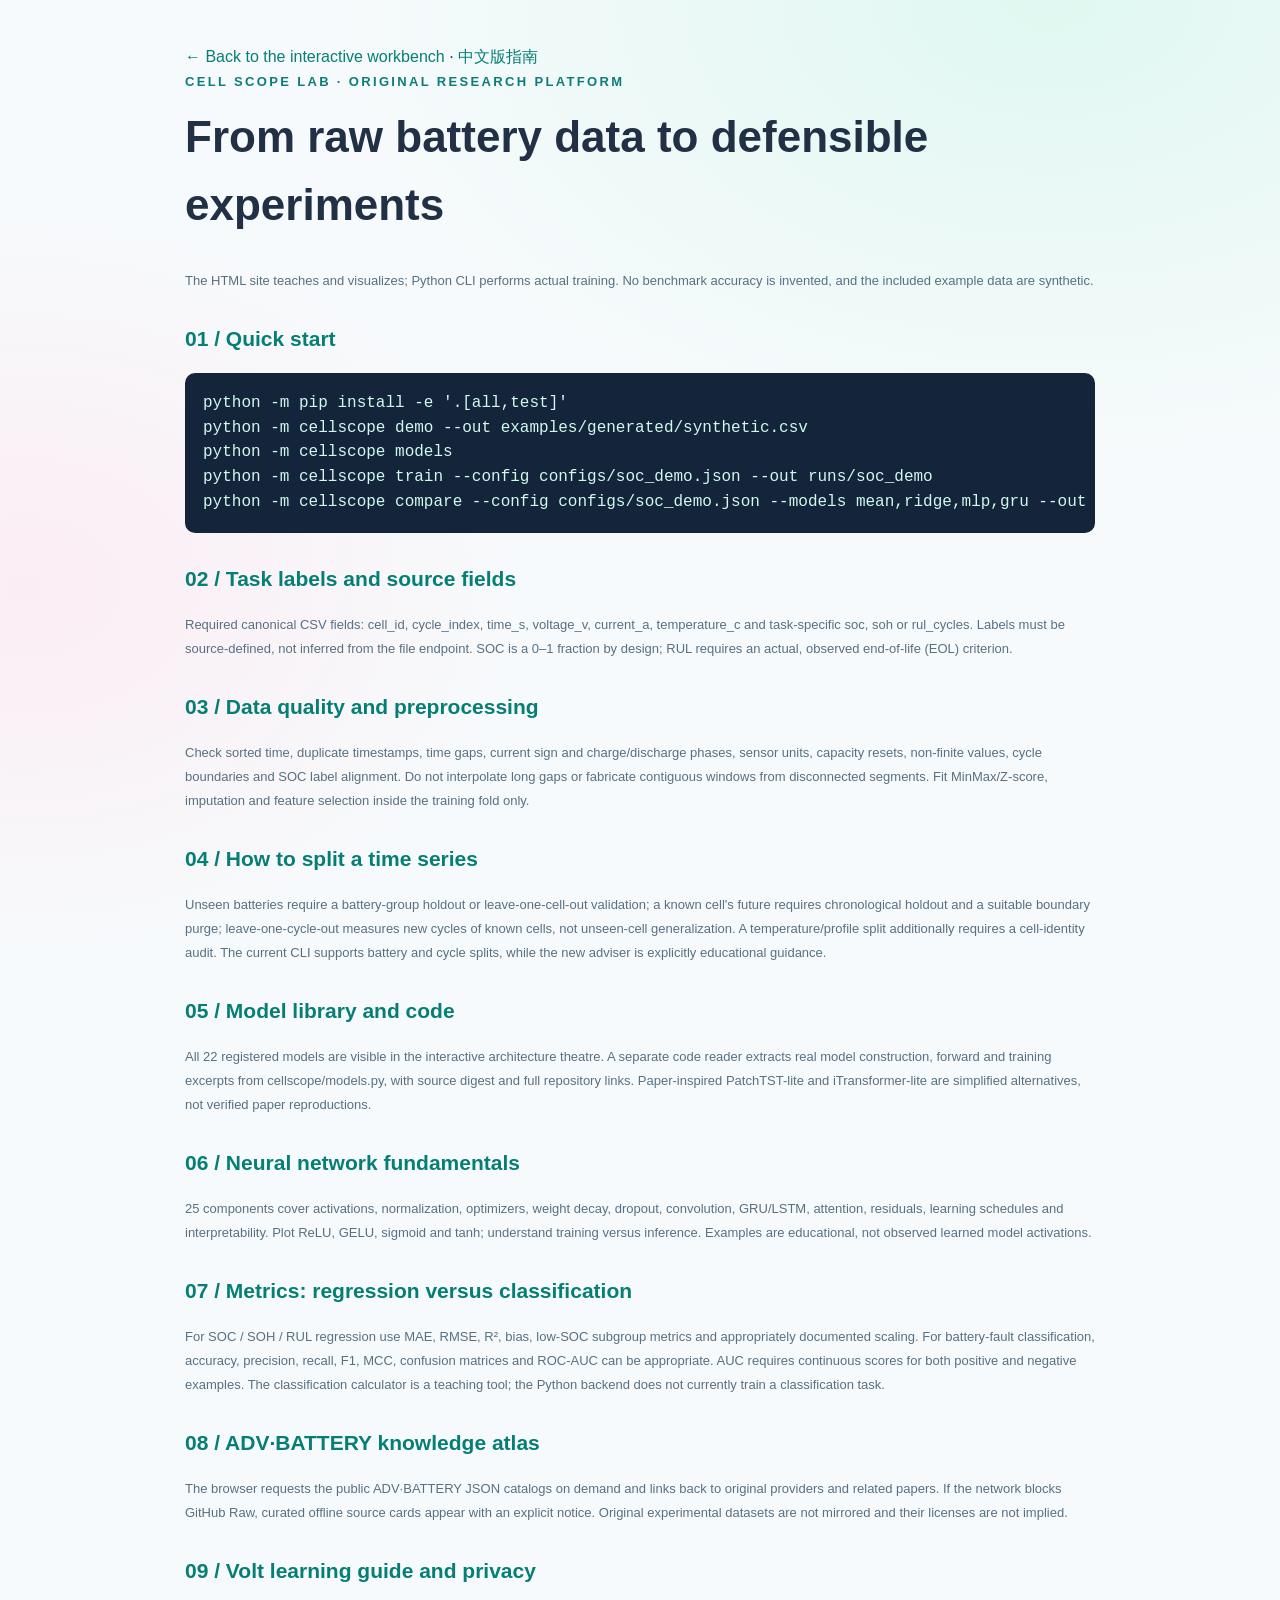
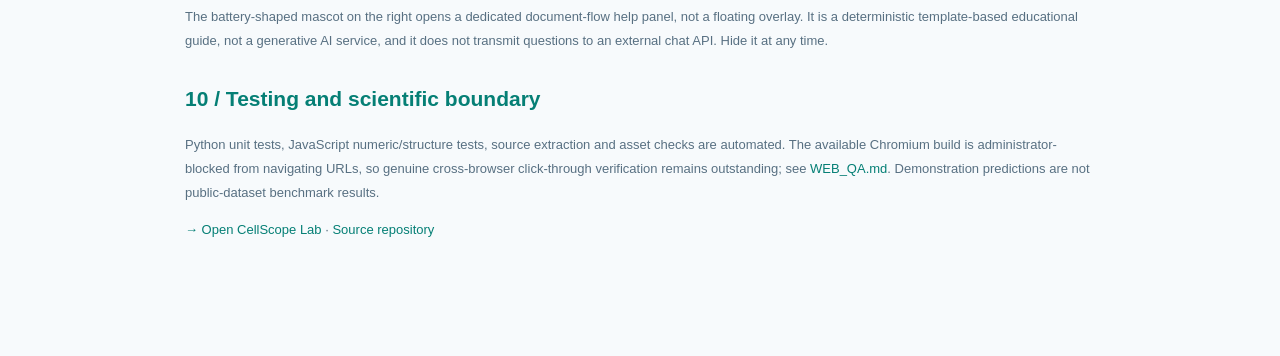
<file: web/guide.en.html>
<!doctype html><html lang="en"><head><meta charset="utf-8"><meta name="viewport" content="width=device-width,initial-scale=1"><title>Research Guide | CellScope Lab</title><link rel="stylesheet" href="./assets/styles.css"><link rel="stylesheet" href="./assets/academy.css"><style>.guide-wrap{max-width:960px;margin:0 auto;padding:45px 25px 100px}.guide-wrap h1{font-size:clamp(28px,5vw,44px)}.guide-wrap h2{margin-top:30px;font-size:21px;color:var(--mint)}.guide-wrap p,.guide-wrap li{color:var(--muted);line-height:1.85;font-size:13px}.guide-wrap pre{overflow:auto;background:#14253b;color:#d1f9ee;padding:18px;border-radius:10px}.guide-wrap code{font-family:Consolas,monospace}.guide-wrap a{color:var(--mint)}.guide-wrap table{font-size:12px}</style><link rel="icon" type="image/svg+xml" href="./assets/favicon.svg"></head><body class="light"><main class="guide-wrap"><a href="./index.html">← Back to the interactive workbench</a> · <a href="./guide.html" lang="zh-CN">中文版指南</a><p class="overline">CELL SCOPE LAB · ORIGINAL RESEARCH PLATFORM</p><h1>From raw battery data to defensible experiments</h1><p>The HTML site teaches and visualizes; Python CLI performs actual training. No benchmark accuracy is invented, and the included example data are synthetic.</p><h2>01 / Quick start</h2><pre><code>python -m pip install -e '.[all,test]'
python -m cellscope demo --out examples/generated/synthetic.csv
python -m cellscope models
python -m cellscope train --config configs/soc_demo.json --out runs/soc_demo
python -m cellscope compare --config configs/soc_demo.json --models mean,ridge,mlp,gru --out runs/compare</code></pre><h2>02 / Task labels and source fields</h2><p>Required canonical CSV fields: cell_id, cycle_index, time_s, voltage_v, current_a, temperature_c and task-specific soc, soh or rul_cycles. Labels must be source-defined, not inferred from the file endpoint. SOC is a 0–1 fraction by design; RUL requires an actual, observed end-of-life (EOL) criterion.</p><h2>03 / Data quality and preprocessing</h2><p>Check sorted time, duplicate timestamps, time gaps, current sign and charge/discharge phases, sensor units, capacity resets, non-finite values, cycle boundaries and SOC label alignment. Do not interpolate long gaps or fabricate contiguous windows from disconnected segments. Fit MinMax/Z-score, imputation and feature selection inside the training fold only.</p><h2>04 / How to split a time series</h2><p>Unseen batteries require a battery-group holdout or leave-one-cell-out validation; a known cell's future requires chronological holdout and a suitable boundary purge; leave-one-cycle-out measures new cycles of known cells, not unseen-cell generalization. A temperature/profile split additionally requires a cell-identity audit. The current CLI supports battery and cycle splits, while the new adviser is explicitly educational guidance.</p><h2>05 / Model library and code</h2><p>All 22 registered models are visible in the interactive architecture theatre. A separate code reader extracts real model construction, forward and training excerpts from cellscope/models.py, with source digest and full repository links. Paper-inspired PatchTST-lite and iTransformer-lite are simplified alternatives, not verified paper reproductions.</p><h2>06 / Neural network fundamentals</h2><p>25 components cover activations, normalization, optimizers, weight decay, dropout, convolution, GRU/LSTM, attention, residuals, learning schedules and interpretability. Plot ReLU, GELU, sigmoid and tanh; understand training versus inference. Examples are educational, not observed learned model activations.</p><h2>07 / Metrics: regression versus classification</h2><p>For SOC / SOH / RUL regression use MAE, RMSE, R², bias, low-SOC subgroup metrics and appropriately documented scaling. For battery-fault classification, accuracy, precision, recall, F1, MCC, confusion matrices and ROC-AUC can be appropriate. AUC requires continuous scores for both positive and negative examples. The classification calculator is a teaching tool; the Python backend does not currently train a classification task.</p><h2>08 / ADV·BATTERY knowledge atlas</h2><p>The browser requests the public ADV·BATTERY JSON catalogs on demand and links back to original providers and related papers. If the network blocks GitHub Raw, curated offline source cards appear with an explicit notice. Original experimental datasets are not mirrored and their licenses are not implied.</p><h2>09 / Volt learning guide and privacy</h2><p>The battery-shaped mascot on the right opens a dedicated document-flow help panel, not a floating overlay. It is a deterministic template-based educational guide, not a generative AI service, and it does not transmit questions to an external chat API. Hide it at any time.</p><h2>10 / Testing and scientific boundary</h2><p>Python unit tests, JavaScript numeric/structure tests, source extraction and asset checks are automated. The available Chromium build is administrator-blocked from navigating URLs, so genuine cross-browser click-through verification remains outstanding; see <a href="https://github.com/jimjury/CellScope-Lab/blob/main/docs/WEB_QA.md">WEB_QA.md</a>. Demonstration predictions are not public-dataset benchmark results.</p><p><a href="./index.html">→ Open CellScope Lab</a> · <a href="https://github.com/jimjury/CellScope-Lab">Source repository</a></p></main></body></html>
</file>
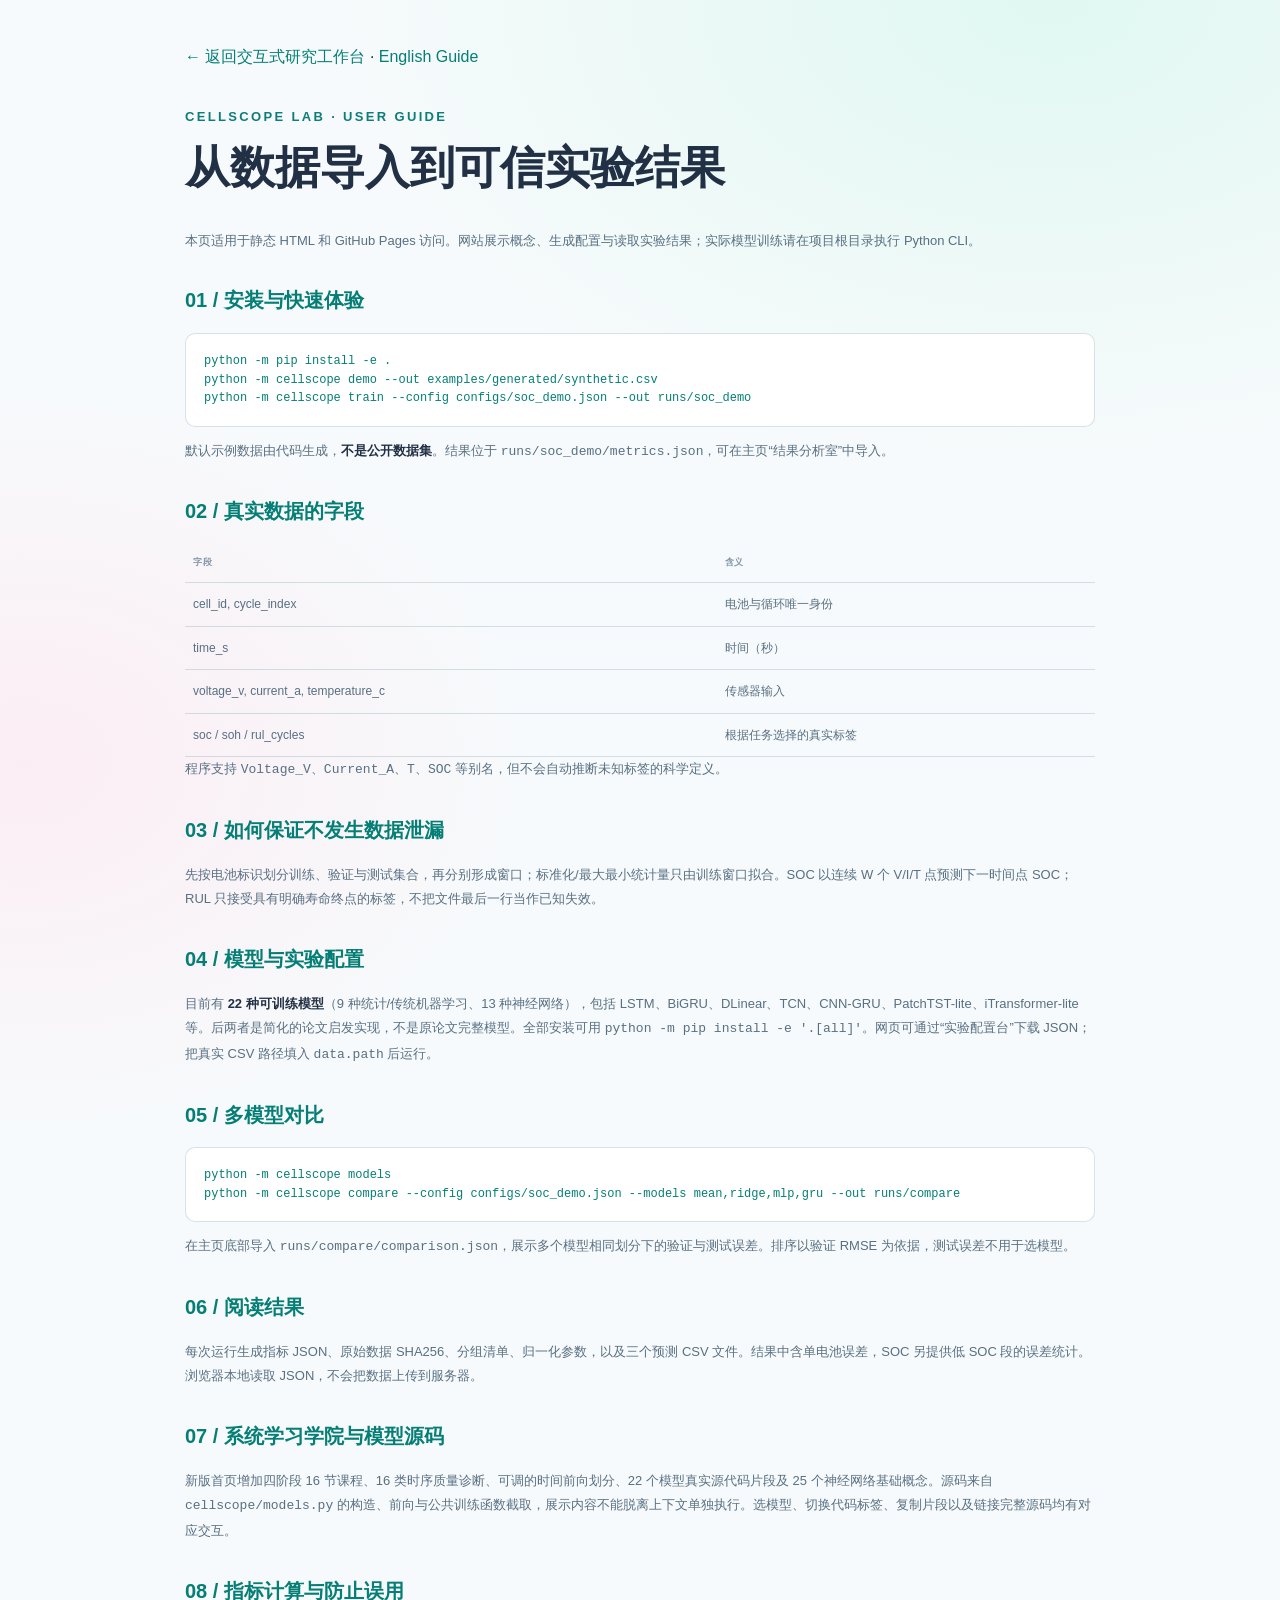
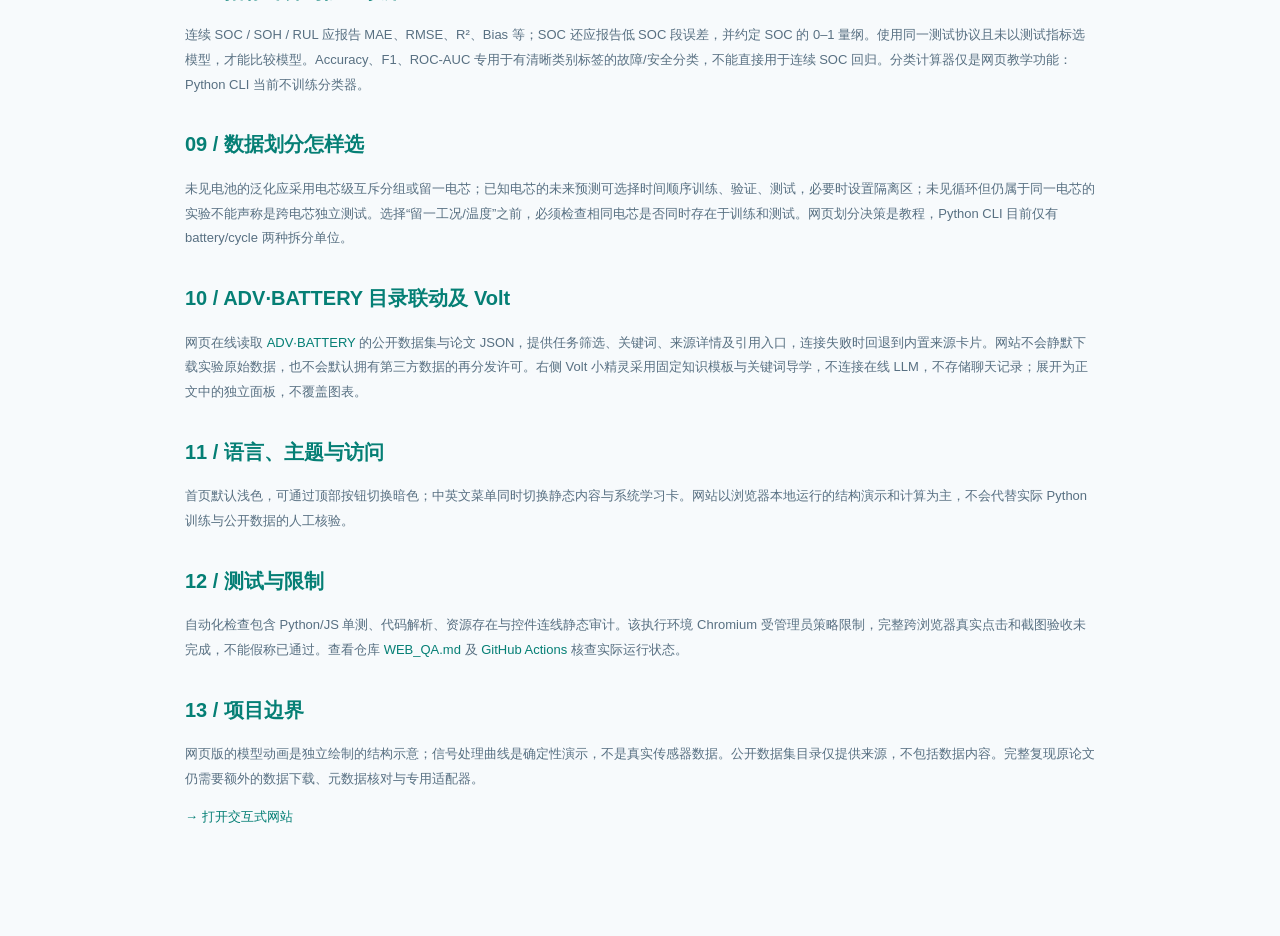
<file: web/guide.html>
<!doctype html><html lang="zh-CN"><head><meta charset="utf-8"><meta name="viewport" content="width=device-width,initial-scale=1"><title>使用指南 | CellScope Lab</title><link rel="stylesheet" href="./assets/styles.css"><link rel="stylesheet" href="./assets/academy.css"><style>.guide-wrap{max-width:960px;margin:0 auto;padding:45px 25px 100px}.guide-wrap h1{font:600 clamp(28px,5vw,45px) 'Space Grotesk',sans-serif}.guide-wrap h2{margin-top:32px;font-size:20px;color:var(--mint)}.guide-wrap p,.guide-wrap li{color:var(--muted);line-height:1.9;font-size:13px}.guide-wrap pre{overflow:auto;background:var(--surface);padding:18px;border:1px solid var(--border);border-radius:10px;color:var(--mint);font-size:12px}.guide-wrap code{font-family:Consolas,monospace}.guide-wrap a{color:var(--mint)}.guide-wrap table{font-size:12px}.guide-wrap strong{color:var(--text)}</style><link rel="icon" type="image/svg+xml" href="./assets/favicon.svg"></head><body class="light"><main class="guide-wrap"><a href="./index.html">← 返回交互式研究工作台</a> · <a href="./guide.en.html" lang="en">English Guide</a><p class="overline" style="margin-top:35px">CELLSCOPE LAB · USER GUIDE</p><h1>从数据导入到可信实验结果</h1><p>本页适用于静态 HTML 和 GitHub Pages 访问。网站展示概念、生成配置与读取实验结果；实际模型训练请在项目根目录执行 Python CLI。</p><h2>01 / 安装与快速体验</h2><pre><code>python -m pip install -e .
python -m cellscope demo --out examples/generated/synthetic.csv
python -m cellscope train --config configs/soc_demo.json --out runs/soc_demo</code></pre><p>默认示例数据由代码生成，<strong>不是公开数据集</strong>。结果位于 <code>runs/soc_demo/metrics.json</code>，可在主页“结果分析室”中导入。</p><h2>02 / 真实数据的字段</h2><table><thead><tr><th>字段</th><th>含义</th></tr></thead><tbody><tr><td>cell_id, cycle_index</td><td>电池与循环唯一身份</td></tr><tr><td>time_s</td><td>时间（秒）</td></tr><tr><td>voltage_v, current_a, temperature_c</td><td>传感器输入</td></tr><tr><td>soc / soh / rul_cycles</td><td>根据任务选择的真实标签</td></tr></tbody></table><p>程序支持 <code>Voltage_V</code>、<code>Current_A</code>、<code>T</code>、<code>SOC</code> 等别名，但不会自动推断未知标签的科学定义。</p><h2>03 / 如何保证不发生数据泄漏</h2><p>先按电池标识划分训练、验证与测试集合，再分别形成窗口；标准化/最大最小统计量只由训练窗口拟合。SOC 以连续 W 个 V/I/T 点预测下一时间点 SOC；RUL 只接受具有明确寿命终点的标签，不把文件最后一行当作已知失效。</p><h2>04 / 模型与实验配置</h2><p>目前有 <strong>22 种可训练模型</strong>（9 种统计/传统机器学习、13 种神经网络），包括 LSTM、BiGRU、DLinear、TCN、CNN-GRU、PatchTST-lite、iTransformer-lite 等。后两者是简化的论文启发实现，不是原论文完整模型。全部安装可用 <code>python -m pip install -e '.[all]'</code>。网页可通过“实验配置台”下载 JSON；把真实 CSV 路径填入 <code>data.path</code> 后运行。</p><h2>05 / 多模型对比</h2><pre><code>python -m cellscope models
python -m cellscope compare --config configs/soc_demo.json --models mean,ridge,mlp,gru --out runs/compare</code></pre><p>在主页底部导入 <code>runs/compare/comparison.json</code>，展示多个模型相同划分下的验证与测试误差。排序以验证 RMSE 为依据，测试误差不用于选模型。</p><h2>06 / 阅读结果</h2><p>每次运行生成指标 JSON、原始数据 SHA256、分组清单、归一化参数，以及三个预测 CSV 文件。结果中含单电池误差，SOC 另提供低 SOC 段的误差统计。浏览器本地读取 JSON，不会把数据上传到服务器。</p><h2>07 / 系统学习学院与模型源码</h2><p>新版首页增加四阶段 16 节课程、16 类时序质量诊断、可调的时间前向划分、22 个模型真实源代码片段及 25 个神经网络基础概念。源码来自 <code>cellscope/models.py</code> 的构造、前向与公共训练函数截取，展示内容不能脱离上下文单独执行。选模型、切换代码标签、复制片段以及链接完整源码均有对应交互。</p><h2>08 / 指标计算与防止误用</h2><p>连续 SOC / SOH / RUL 应报告 MAE、RMSE、R²、Bias 等；SOC 还应报告低 SOC 段误差，并约定 SOC 的 0–1 量纲。使用同一测试协议且未以测试指标选模型，才能比较模型。Accuracy、F1、ROC-AUC 专用于有清晰类别标签的故障/安全分类，不能直接用于连续 SOC 回归。分类计算器仅是网页教学功能：Python CLI 当前不训练分类器。</p><h2>09 / 数据划分怎样选</h2><p>未见电池的泛化应采用电芯级互斥分组或留一电芯；已知电芯的未来预测可选择时间顺序训练、验证、测试，必要时设置隔离区；未见循环但仍属于同一电芯的实验不能声称是跨电芯独立测试。选择“留一工况/温度”之前，必须检查相同电芯是否同时存在于训练和测试。网页划分决策是教程，Python CLI 目前仅有 battery/cycle 两种拆分单位。</p><h2>10 / ADV·BATTERY 目录联动及 Volt</h2><p>网页在线读取 <a href="https://github.com/jimjury/ADV-BATTERY-Dataset-Collection">ADV·BATTERY</a> 的公开数据集与论文 JSON，提供任务筛选、关键词、来源详情及引用入口，连接失败时回退到内置来源卡片。网站不会静默下载实验原始数据，也不会默认拥有第三方数据的再分发许可。右侧 Volt 小精灵采用固定知识模板与关键词导学，不连接在线 LLM，不存储聊天记录；展开为正文中的独立面板，不覆盖图表。</p><h2>11 / 语言、主题与访问</h2><p>首页默认浅色，可通过顶部按钮切换暗色；中英文菜单同时切换静态内容与系统学习卡。网站以浏览器本地运行的结构演示和计算为主，不会代替实际 Python 训练与公开数据的人工核验。</p><h2>12 / 测试与限制</h2><p>自动化检查包含 Python/JS 单测、代码解析、资源存在与控件连线静态审计。该执行环境 Chromium 受管理员策略限制，完整跨浏览器真实点击和截图验收未完成，不能假称已通过。查看仓库 <a href="https://github.com/jimjury/CellScope-Lab/blob/main/docs/WEB_QA.md">WEB_QA.md</a> 及 <a href="https://github.com/jimjury/CellScope-Lab/actions">GitHub Actions</a> 核查实际运行状态。</p><h2>13 / 项目边界</h2><p>网页版的模型动画是独立绘制的结构示意；信号处理曲线是确定性演示，不是真实传感器数据。公开数据集目录仅提供来源，不包括数据内容。完整复现原论文仍需要额外的数据下载、元数据核对与专用适配器。</p><p><a href="./index.html">→ 打开交互式网站</a></p></main></body></html>
</file>
<file: web/assets/styles.css>
:root{--bg:#08101e;--surface:#101c2c;--surface2:#132337;--surface3:#172b41;--outline:#263d51;--text:#eaf3f8;--muted:#8ca4b7;--faint:#557084;--mint:#6de9ce;--blue:#609dff;--lavender:#b5a2ff;--orange:#ffd08c;--danger:#f38b99;--border:rgba(118,166,193,.16);--shadow:0 22px 65px rgba(0,0,0,.18)}
*{box-sizing:border-box}html{scroll-behavior:smooth;scroll-padding-top:85px}body{margin:0;min-height:100vh;background:var(--bg);color:var(--text);font-family:'DM Sans',Inter,-apple-system,BlinkMacSystemFont,'Segoe UI',sans-serif;line-height:1.55;-webkit-font-smoothing:antialiased}button,input,select{font:inherit}button{cursor:pointer}a{color:inherit;text-decoration:none}a:focus-visible,button:focus-visible,input:focus-visible,select:focus-visible{outline:2px solid var(--mint);outline-offset:3px}button:disabled{opacity:.45;cursor:not-allowed}svg{display:block;max-width:100%}canvas{width:100%;display:block}h1,h2,h3,h4,p{margin-top:0}.hidden{display:none!important}.skip-link{position:fixed;z-index:100;left:12px;top:-60px;padding:12px;background:var(--mint);color:var(--bg)}.skip-link:focus{top:8px}
.page-shell{display:flex;min-height:100vh}.sidebar{width:251px;flex:0 0 251px;position:sticky;top:0;align-self:flex-start;height:100vh;overflow-y:auto;background:#0b1726;border-right:1px solid var(--border);padding:31px 17px 20px;display:flex;flex-direction:column;z-index:30}.brand{display:flex;align-items:center;gap:12px;padding:0 9px;margin-bottom:68px}.brand-mark{display:grid;place-items:center;width:42px;height:42px;border:1.5px solid var(--mint);border-radius:13px;color:var(--mint);font:700 29px 'Space Grotesk',sans-serif;position:relative;box-shadow:0 0 24px rgba(94,221,204,.16)}.brand-mark span{font-size:12px;position:absolute;right:4px;top:2px;color:var(--blue)}.brand-text{font:700 16px 'Space Grotesk',sans-serif;letter-spacing:.015em;white-space:nowrap}.brand-text>span{color:var(--mint)}.brand-text small{display:block;font:600 8px 'Space Grotesk',sans-serif;letter-spacing:.2em;margin-top:1px;color:var(--muted)}.side-group-label{display:flex;justify-content:space-between;margin:0 12px 12px;color:var(--faint);font-size:10px;font-weight:700;letter-spacing:.18em}.side-group-label span{font-size:9px;letter-spacing:0}.side-group-label.margin-top{margin-top:39px}.side-nav{display:grid;gap:4px}.nav-link{display:flex;gap:13px;align-items:center;border:1px solid transparent;padding:10px 12px;border-radius:9px;color:#91a7b6;font-size:12px;font-weight:600;transition:background .2s,color .2s}.nav-link:hover,.nav-link.active{background:rgba(98,218,202,.1);color:#cffff7}.nav-link.active{border-color:rgba(107,236,211,.14);box-shadow:inset 3px 0 0 var(--mint)}.nav-icon{width:19px;text-align:center;font:600 19px 'Space Grotesk',sans-serif;color:var(--faint)}.nav-link.active .nav-icon{color:var(--mint)}.side-links{padding:0 11px;display:grid;gap:14px}.side-links a{font-size:12px;color:var(--muted);display:flex;justify-content:space-between}.side-links a:hover{color:var(--mint)}.sidebar-bottom{margin-top:auto;background:#122338;border:1px solid var(--border);border-radius:12px;padding:15px 13px;font-size:9px;letter-spacing:.08em;color:var(--muted)}.sidebar-bottom strong{float:right;color:var(--mint)}.sidebar-bottom p{margin:9px 0 0;font-size:10px;color:var(--faint);letter-spacing:0}.live-dot{width:6px;height:6px;background:var(--mint);border-radius:50%;display:inline-block;margin-right:7px;box-shadow:0 0 12px var(--mint);animation:breathe 2.7s ease-in-out infinite}
.main-content{min-width:0;flex:1}.topbar{height:66px;border-bottom:1px solid var(--border);position:sticky;top:0;z-index:20;background:rgba(8,16,30,.95);backdrop-filter:blur(14px);display:flex;align-items:center;justify-content:space-between;padding:0 51px}.breadcrumbs{color:var(--faint);font-size:10px;font-weight:700;letter-spacing:.14em}.breadcrumbs span{margin:0 12px;color:#486074}.breadcrumbs b{color:var(--muted);font-weight:600}.header-right{display:flex;align-items:center;gap:19px}.header-pill{font-size:9px;font-weight:700;color:var(--muted);letter-spacing:.06em;border:1px solid var(--border);border-radius:99px;padding:6px 12px}.header-link{color:var(--mint);font-size:10px;font-weight:700;letter-spacing:.08em}.icon-btn{border:1px solid var(--border);color:var(--muted);background:none;border-radius:9px;width:30px;height:30px;display:grid;place-items:center}.icon-btn:hover{color:var(--mint);border-color:var(--mint)}.mobile-nav{display:none}.content-wrap{max-width:1540px;margin:0 auto;padding:0 51px}.section{padding-top:80px;padding-bottom:63px;border-bottom:1px solid var(--border)}.overview-section{padding-top:54px}.eyebrow{font-size:10px;font-weight:700;letter-spacing:.2em;color:var(--mint);display:flex;align-items:center;gap:10px}.eyebrow-line{width:20px;height:1px;background:var(--mint)}.mini-tag{font-size:9px;letter-spacing:.04em;color:var(--mint);padding:3px 7px;border:1px solid rgba(109,233,206,.33);border-radius:4px;margin-left:8px}
.hero-grid{display:grid;grid-template-columns:minmax(0,1.15fr) minmax(280px,.9fr);align-items:center;gap:24px;min-height:340px}.hero-copy{position:relative;z-index:1}.hero-copy h1{font:600 clamp(30px,3.6vw,55px)/1.26 'Space Grotesk','Noto Sans SC',sans-serif;letter-spacing:-.055em;white-space:nowrap;margin:26px 0}.hero-copy h1 em{font-style:normal;color:var(--mint)}.hero-copy>p{font-size:13px;line-height:1.95;color:var(--muted);max-width:540px;margin-bottom:26px}.hero-actions{display:flex;gap:11px;flex-wrap:wrap}.primary-btn,.secondary-btn,.outline-btn{display:inline-flex;align-items:center;justify-content:center;gap:12px;border-radius:7px;font-size:12px;font-weight:700;line-height:1.2;padding:13px 18px;border:1px solid transparent;transition:transform .18s,background .18s,border-color .18s}.primary-btn{color:#07191d;background:var(--mint)}.primary-btn:hover{background:#a7ffe9;transform:translateY(-1px)}.secondary-btn,.outline-btn{border:1px solid var(--outline);background:transparent;color:var(--text)}.secondary-btn:hover,.outline-btn:hover{border-color:var(--mint);color:var(--mint)}.hero-footnote{color:var(--faint);font-size:10px;margin-top:24px}.hero-visual{height:320px;position:relative;overflow:hidden;display:grid;place-items:center}.hero-visual svg{width:100%;max-width:510px;z-index:1;filter:drop-shadow(0 0 14px rgba(84,205,203,.09))}.orb{position:absolute;border-radius:100%;filter:blur(65px);pointer-events:none}.orb-one{width:230px;height:180px;background:rgba(42,120,195,.20);top:35px;left:50px}.orb-two{width:140px;height:160px;background:rgba(60,220,185,.15);right:40px;bottom:13px}.hero-edges{stroke-dasharray:12 10;animation:dash 22s linear infinite}.hero-nodes>circle:nth-child(4){animation:nodeglow 3s ease-in-out infinite}.visual-label{position:absolute;font-size:8px;letter-spacing:.1em;color:var(--muted);z-index:2}.label-left{left:5px;bottom:10px}.label-right{right:5px;top:7px}.metrics-strip{display:grid;grid-template-columns:repeat(4,1fr);border:1px solid var(--border);border-radius:12px;background:linear-gradient(110deg,#102337,#0b1828);overflow:hidden;margin:30px 0 62px}.metrics-strip>div{padding:23px 24px;display:grid;gap:5px;border-right:1px solid var(--border)}.metrics-strip>div:last-child{border:0}.metrics-strip span{color:var(--muted);font-size:9px;font-weight:700;letter-spacing:.1em}.metrics-strip strong{font:600 31px 'Space Grotesk',sans-serif;color:#e6ffff;line-height:1.2}.metrics-strip small{font-size:10px;color:var(--faint)}
.section-heading{display:flex;justify-content:space-between;align-items:flex-start;margin-bottom:26px;gap:18px}.section-heading.small-heading{margin-bottom:22px}.overline{font-size:10px;font-weight:700;color:var(--mint);letter-spacing:.18em;margin-bottom:9px}.section-heading h2{font:600 clamp(24px,2.15vw,32px)/1.3 'Space Grotesk',sans-serif;letter-spacing:-.04em;margin:0 0 8px}.section-heading>div>p:last-child{font-size:12px;color:var(--muted);line-height:1.8;max-width:740px;margin:0}.title-accent{font-size:.57em;letter-spacing:0;color:var(--faint);font-weight:500;white-space:nowrap}.section-num{font:600 46px 'Space Grotesk',sans-serif;color:rgba(117,160,181,.16);line-height:1}.heading-note{font-size:10px;color:var(--faint);letter-spacing:.1em;align-self:center}.process-grid{display:grid;grid-template-columns:repeat(4,1fr);gap:11px}.process-card{border:1px solid var(--border);background:var(--surface);border-radius:11px;padding:17px 17px 20px;position:relative;min-height:168px;transition:border-color .2s,transform .2s}.process-card:hover{border-color:rgba(109,233,206,.5);transform:translateY(-2px)}.process-card>span{font-size:9px;letter-spacing:.14em;color:var(--muted);font-weight:700}.process-icon{font:500 31px 'Space Grotesk',sans-serif;color:var(--mint);margin:12px 0 6px}.process-card h3{font-size:13px;margin:0 0 5px;font-weight:700}.process-card p{font-size:10px;color:var(--muted);line-height:1.7;margin:0;max-width:175px}.process-card i{font-style:normal;position:absolute;right:16px;bottom:14px;color:var(--mint)}
.control-line{display:flex;gap:18px;justify-content:space-between;align-items:center;margin:25px 0 20px;flex-wrap:wrap}.search-field{border:1px solid var(--outline);border-radius:8px;display:flex;align-items:center;min-width:255px;flex:1;max-width:470px;padding:0 15px;gap:11px;background:var(--surface)}.search-field span{font-size:25px;color:var(--faint)}.search-field input{border:0;outline:0;width:100%;height:40px;color:var(--text);background:transparent;font-size:12px}.search-field:focus-within{border-color:var(--mint)}.chip-group{display:flex;gap:7px;flex-wrap:wrap}.chip{border:1px solid var(--outline);color:var(--muted);font-size:11px;background:transparent;border-radius:100px;padding:8px 11px}.chip:hover,.chip.selected{color:var(--mint);border-color:rgba(109,233,206,.45);background:rgba(109,233,206,.08)}.dataset-grid{display:grid;grid-template-columns:repeat(3,minmax(0,1fr));gap:13px}.dataset-card{padding:20px;background:var(--surface);border:1px solid var(--border);border-radius:11px;min-height:197px;display:flex;flex-direction:column;text-align:left;position:relative;transition:transform .2s,border-color .2s}.dataset-card:hover{transform:translateY(-2px);border-color:rgba(109,233,206,.4)}.dataset-card .dataset-card-top{display:flex;justify-content:space-between;gap:12px;align-items:center;margin-bottom:17px}.dataset-card .type-token{font-size:9px;color:var(--mint);letter-spacing:.08em;font-weight:700;background:rgba(109,233,206,.08);border:1px solid rgba(109,233,206,.22);border-radius:4px;padding:3px 6px}.dataset-card .dataset-num{font-size:10px;color:var(--faint)}.dataset-card h3{font-size:15px;line-height:1.45;margin:0 0 7px}.dataset-card p{font-size:11px;color:var(--muted);margin:0 0 12px}.dataset-tags{display:flex;gap:5px;flex-wrap:wrap}.dataset-tags span{color:var(--faint);border:1px solid var(--outline);padding:2px 7px;border-radius:5px;font-size:10px}.dataset-card .dataset-arrow{position:absolute;right:15px;bottom:14px;color:var(--mint);font-size:16px}.foot-status{color:var(--faint);font-size:11px;margin-top:13px}.info-banner{margin-top:25px;padding:17px 22px;border:1px solid rgba(97,157,255,.26);background:linear-gradient(110deg,rgba(97,157,255,.08),transparent);border-radius:9px}.info-banner strong{display:block;font-size:12px;color:var(--blue)}.info-banner p{margin:6px 0 0;font-size:11px;color:var(--muted);line-height:1.7}
.workspace-grid{display:grid;grid-template-columns:minmax(0,1.55fr) minmax(285px,1fr);gap:15px}.panel{border:1px solid var(--border);background:var(--surface);border-radius:12px;padding:22px;min-width:0}.panel-head{display:flex;justify-content:space-between;align-items:center;gap:10px;margin-bottom:20px}.panel-head small{font-size:9px;font-weight:700;letter-spacing:.12em;color:var(--faint)}.panel-head h3{margin:4px 0 0;font-size:16px;font-weight:700}.status-token{font-size:9px;font-weight:700;white-space:nowrap;letter-spacing:.08em;color:var(--mint);border:1px solid rgba(109,233,206,.28);background:rgba(109,233,206,.06);padding:5px 7px;border-radius:5px}.chart-topline{display:flex;align-items:center;gap:8px;color:var(--muted);font-size:10px;margin-bottom:6px}.legend-key{display:inline-block;width:14px;height:3px;border-radius:3px}.raw-key{background:var(--faint)}.clean-key{background:var(--mint);margin-left:15px}.axis-caption{margin-top:8px;color:var(--faint);text-align:center;font-size:9px;letter-spacing:.08em}.panel-stat-grid{display:grid;grid-template-columns:repeat(4,1fr);gap:9px;margin-top:22px}.panel-stat-grid>div{border-top:1px solid var(--border);padding-top:13px;display:flex;flex-direction:column;gap:5px}.panel-stat-grid span{font-size:9px;color:var(--muted)}.panel-stat-grid b{font:600 20px 'Space Grotesk',sans-serif}.field-row{display:flex;flex-direction:column;gap:8px;margin-bottom:19px}.field-row label{display:flex;justify-content:space-between;align-items:center;color:var(--muted);font-size:11px;font-weight:600}.field-row output{color:var(--mint);font:600 14px 'Space Grotesk',sans-serif}.field-row input[type=range],.model-tools input[type=range]{accent-color:var(--mint);cursor:pointer;width:100%}.field-row select,.field-row input[type=number]{border-radius:7px;border:1px solid var(--outline);background:var(--surface2);color:var(--text);padding:11px;min-width:0;width:100%;font-size:12px}.pipeline-steps{border-top:1px solid var(--border);padding-top:10px;margin-top:10px}.pipeline-steps>div{display:flex;align-items:center;gap:10px;margin:12px 0;color:var(--muted);font-size:11px}.pipeline-steps>div>span{color:var(--mint);font-size:10px}.pipeline-steps b{margin-left:auto;color:var(--faint);font-size:10px;font-weight:500}.helper-text{font-size:10px;color:var(--faint);line-height:1.7;margin:16px 0 0}.math-panel{display:flex;justify-content:space-between;align-items:center;gap:15px;flex-wrap:wrap;margin-top:16px;border:1px solid var(--border);background:var(--surface);padding:20px 25px;border-radius:11px}.math-panel>div>span{color:var(--mint);font-size:9px;font-weight:700;letter-spacing:.1em}.math-panel h3{font-size:14px;margin:6px 0 0}.math-panel .formula{display:flex;gap:14px;align-items:center;font:600 13px 'Space Grotesk',sans-serif}.formula-input{color:var(--blue)}.formula-output{color:var(--mint)}.math-panel p{flex-basis:100%;margin:0;color:var(--muted);font-size:11px}
.split-legend{display:flex;gap:17px;color:var(--muted);font-size:10px;margin-bottom:12px}.split-legend i{display:inline-block;width:8px;height:8px;border-radius:2px;margin-right:5px}.leg-train{background:#68ddc6}.leg-val{background:#7da7ff}.leg-test{background:#fbc289}.split-grid{display:grid;grid-template-columns:repeat(4,1fr);gap:9px}.split-cell{border:1px solid var(--border);border-radius:8px;padding:12px;background:var(--surface2)}.split-cell span{font-size:10px;color:var(--muted)}.split-cell-bars{display:flex;gap:3px;margin-top:9px}.split-cell-bars i{height:9px;flex:1;border-radius:2px}.split-cell-bars .train{background:#68ddc6}.split-cell-bars .val{background:#7da7ff}.split-cell-bars .test{background:#fbc289}.audit-summary{display:flex;justify-content:space-around;border-top:1px solid var(--border);margin-top:22px;padding-top:15px}.audit-summary div{text-align:center}.audit-summary b{font:600 21px 'Space Grotesk',sans-serif;display:block}.audit-summary span{font-size:9px;color:var(--muted)}.audit-note{background:rgba(109,233,206,.07);border:1px solid rgba(109,233,206,.18);border-radius:9px;padding:12px 14px;font-size:11px;color:var(--mint);line-height:1.7}.audit-note.warning{background:rgba(255,208,140,.07);border-color:rgba(255,208,140,.25);color:var(--orange)}.audit-note p{font-size:11px;margin:4px 0 0;color:var(--muted)}
.model-toolbar{display:flex;justify-content:space-between;gap:16px;flex-wrap:wrap;align-items:center;margin-bottom:16px}.model-tabs{display:flex;flex-wrap:wrap;gap:7px}.model-tab{color:var(--muted);font-size:11px;background:var(--surface);border:1px solid var(--outline);border-radius:8px;padding:10px 11px}.model-tab.selected{background:rgba(109,233,206,.1);border-color:var(--mint);color:var(--mint)}.model-tools{display:flex;gap:12px;align-items:center;color:var(--muted);font-size:10px}.model-tools input{width:68px!important}.model-tools button{padding:9px 11px}.model-stage-grid{display:grid;grid-template-columns:minmax(0,1.72fr) minmax(275px,.85fr);gap:16px}.visual-model-panel{min-height:380px;overflow:hidden}.model-flow{display:flex;align-items:stretch;gap:4px;min-height:222px;overflow-x:auto;padding:21px 4px 13px;scrollbar-width:thin}.flow-step{flex:0 0 112px;min-height:156px;display:flex;align-items:center;flex-direction:column;justify-content:center;gap:8px;position:relative;text-align:center;border-radius:10px;border:1px solid var(--outline);background:linear-gradient(160deg,var(--surface2),rgba(17,36,54,.65));color:var(--muted);padding:12px 8px;transition:background .25s,border-color .25s,transform .25s;cursor:pointer}.flow-step:hover{border-color:var(--mint)}.flow-step.selected{border-color:var(--mint);background:linear-gradient(160deg,rgba(76,220,194,.12),rgba(30,70,87,.18));transform:translateY(-4px);color:var(--text)}.flow-step .flow-icon{display:grid;place-items:center;height:36px;width:36px;border-radius:10px;border:1px solid rgba(109,233,206,.25);font:700 19px 'Space Grotesk',sans-serif;color:var(--mint)}.flow-step strong{font-size:11px;line-height:1.5}.flow-step small{font-size:9px;color:var(--faint)}.flow-arrow{color:var(--mint);font-size:16px;align-self:center;flex:0 0 16px;animation:arrowdrift 2s linear infinite}.model-progress{display:flex;align-items:center;gap:11px;font-size:9px;color:var(--faint);letter-spacing:.08em}.progress-track{height:5px;background:var(--outline);border-radius:10px;flex:1;overflow:hidden}.progress-fill{width:10%;height:100%;background:linear-gradient(90deg,var(--blue),var(--mint));border-radius:10px;transition:width .3s}.model-progress b{color:var(--mint);white-space:nowrap}.inspector-number{color:var(--mint);font-size:10px;letter-spacing:.15em;font-weight:700}.model-inspector>h3{font:600 22px 'Space Grotesk',sans-serif;margin:11px 0}.model-inspector>p{color:var(--muted);font-size:12px;line-height:1.8;min-height:40px}.inspector-metrics{display:grid;grid-template-columns:1fr 1fr;gap:8px}.inspector-metrics>div{border:1px solid var(--border);background:var(--surface2);border-radius:8px;padding:11px}.inspector-metrics span{display:block;color:var(--muted);font-size:9px}.inspector-metrics strong{display:block;margin-top:6px;color:var(--mint);font:600 12px 'Space Grotesk',sans-serif}.inspector-note{border-top:1px solid var(--border);margin-top:20px;padding-top:14px;color:var(--muted);font-size:11px;line-height:1.8}.inspector-disclaimer{display:block;margin-top:13px;color:var(--faint);font-size:9px}.model-explain{display:flex;justify-content:space-between;align-items:center;gap:25px;margin-top:16px;padding:19px 21px;border-radius:10px;border:1px solid var(--border);background:var(--surface)}.model-explain>div:first-child{max-width:650px}.model-explain span{font-size:9px;color:var(--mint);letter-spacing:.1em}.model-explain h3{font-size:15px;margin:6px 0 5px}.model-explain p{font-size:11px;color:var(--muted);line-height:1.8;margin:0}.model-tags{display:flex;gap:6px;flex-wrap:wrap;justify-content:end}.model-tags span{font-size:10px;white-space:nowrap;letter-spacing:0;color:var(--muted);border:1px solid var(--outline);border-radius:5px;padding:4px 8px}
.form-action{display:flex;gap:9px;flex-wrap:wrap;margin-top:26px}.form-action .primary-btn{flex:1}.config-panel{min-height:520px;display:flex;flex-direction:column}.config-panel pre{white-space:pre-wrap;word-break:break-word;color:#a5e8dd;background:#0a1524;border-radius:8px;padding:20px;font:11px/1.7 ui-monospace,SFMono-Regular,Consolas,monospace;flex:1;max-height:520px;overflow:auto;border:1px solid var(--border)}.terminal-hint{display:grid;gap:8px;font-size:9px;color:var(--faint);letter-spacing:.1em}.terminal-hint code{color:var(--muted);background:var(--surface2);padding:11px;border-radius:6px;font-size:10px;letter-spacing:0;overflow:auto}
.results-toolbar{display:flex;gap:12px;align-items:center;margin-bottom:16px;flex-wrap:wrap}.result-source{flex:1;color:var(--mint);font-size:10px;font-weight:700;letter-spacing:.06em}.results-toolbar .outline-btn{padding:11px 12px}.upload-btn input{display:none}.result-kpis{display:grid;grid-template-columns:repeat(4,1fr);gap:13px;margin-bottom:16px}.result-kpi{padding:20px;background:var(--surface);border:1px solid var(--border);border-radius:10px}.result-kpi span{display:block;color:var(--muted);font-size:10px;margin-bottom:6px}.result-kpi b{font:600 26px 'Space Grotesk',sans-serif;color:var(--text)}.result-kpi small{display:block;font-size:9px;color:var(--faint);margin-top:3px}.result-details dl{display:grid;grid-template-columns:auto minmax(0,1fr);gap:12px 9px;font-size:10px;margin:0 0 20px}.result-details dt{color:var(--faint)}.result-details dd{text-align:right;color:var(--text);margin:0;min-width:0;overflow-wrap:anywhere}.cell-metrics{margin-top:16px}.table-scroll{max-width:100%;overflow-x:auto}table{width:100%;border-collapse:collapse;text-align:left;font-size:11px}th,td{border-bottom:1px solid var(--border);padding:12px 8px}th{color:var(--faint);font-size:9px;letter-spacing:.1em;text-transform:uppercase}td{color:var(--muted);font-variant-numeric:tabular-nums}.footer{display:flex;justify-content:space-between;padding:30px 0 43px;gap:10px;flex-wrap:wrap;color:var(--faint);font-size:9px;letter-spacing:.08em}.footer strong{color:var(--mint);margin-right:9px}
.modal-backdrop{position:fixed;inset:0;display:grid;place-items:center;background:rgba(1,7,15,.8);backdrop-filter:blur(8px);z-index:90;padding:15px}.modal-card{background:var(--surface);border:1px solid var(--outline);border-radius:15px;width:min(600px,95vw);max-height:85vh;overflow:auto;padding:28px;box-shadow:var(--shadow);position:relative}.modal-card h2{font:600 25px 'Space Grotesk',sans-serif;margin:8px 0 19px}.modal-close{position:absolute;right:20px;top:17px;font-size:21px}.modal-list{display:grid;grid-template-columns:120px 1fr;gap:15px 12px;font-size:12px}.modal-list>dt{color:var(--faint)}.modal-list>dd{margin:0;color:var(--text);overflow-wrap:anywhere}.modal-list a{color:var(--mint);text-decoration:underline;text-decoration-color:rgba(109,233,206,.3)}
@keyframes dash{to{stroke-dashoffset:-700}}@keyframes breathe{0%,100%{opacity:.7}50%{opacity:1;box-shadow:0 0 18px var(--mint)}}@keyframes nodeglow{0%,100%{opacity:1}50%{opacity:.7}}@keyframes arrowdrift{0%,100%{opacity:.6}50%{opacity:1}}
body.light{--bg:#eef4f7;--surface:#fff;--surface2:#e9f3f5;--surface3:#e2edf1;--outline:#c2d4db;--text:#112a39;--muted:#546d7b;--faint:#728d9b;--border:rgba(69,118,140,.16);--mint:#087c72;--blue:#2367bf;--lavender:#7460ac;--orange:#a06a18}body.light .sidebar{background:#fff}body.light .topbar{background:rgba(244,249,250,.95)}body.light .metrics-strip{background:linear-gradient(110deg,#e1f4f0,#eff4fb)}body.light .metrics-strip strong{color:var(--text)}body.light .config-panel pre{background:#132939;color:#cefff6}body.light .hero-nodes{filter:brightness(.7)}body.light .flow-step{background:var(--surface2)}body.light .sidebar-bottom{background:#f4f9fb}body.light .nav-link.active{color:var(--mint)}body.light .primary-btn{color:#fff}body.light .model-flow .flow-step{color:var(--text)}
@media(max-width:1450px){.content-wrap{padding:0 35px}.topbar{padding:0 35px}.dataset-grid{grid-template-columns:repeat(2,minmax(0,1fr))}.hero-copy h1{font-size:clamp(30px,3.5vw,48px)}}
@media(max-width:1150px){.sidebar{width:205px;flex-basis:205px}.brand{margin-bottom:39px}.brand-text{font-size:13px}.brand-text small{font-size:7px}.content-wrap{padding:0 25px}.topbar{padding:0 25px}.hero-grid{grid-template-columns:1fr .78fr}.hero-copy h1{font-size:34px}.metrics-strip>div{padding:19px 14px}.process-grid{grid-template-columns:repeat(2,1fr)}.workspace-grid,.model-stage-grid{grid-template-columns:1fr}.panel{padding:20px}.model-flow{justify-content:flex-start}}
@media(max-width:800px){.sidebar{position:fixed;left:-270px;top:0;height:100dvh;width:250px;transition:left .2s;box-shadow:var(--shadow)}.sidebar.open{left:0}.main-content{width:100%}.mobile-nav{display:grid}.topbar{gap:12px;height:61px;padding:0 20px}.header-pill{display:none}.header-right{gap:9px}.content-wrap{padding:0 20px}.hero-grid{grid-template-columns:1fr}.hero-copy h1{font-size:clamp(30px,6vw,47px)}.hero-visual{height:245px;margin-top:-5px}.hero-visual svg{width:min(100%,500px)}.section{padding-top:58px;padding-bottom:45px}.overview-section{padding-top:38px}.metrics-strip{margin-top:20px}.dataset-grid{grid-template-columns:repeat(2,minmax(0,1fr))}.section-heading .section-num{font-size:35px}}
@media(max-width:560px){.hero-copy h1{white-space:normal;font-size:33px}.hero-copy>p{font-size:12px}.hero-footnote{font-size:9px}.header-link{font-size:9px}.content-wrap{padding:0 15px}.metrics-strip{grid-template-columns:repeat(2,1fr)}.metrics-strip>div:nth-child(2){border-right:0}.metrics-strip>div:nth-child(-n+2){border-bottom:1px solid var(--border)}.metrics-strip strong{font-size:27px}.process-grid,.dataset-grid,.split-grid,.result-kpis{grid-template-columns:repeat(2,minmax(0,1fr))}.process-card{padding:15px;min-height:148px}.process-card p{font-size:9px}.dataset-card{padding:15px;min-height:178px}.dataset-card h3{font-size:13px}.dataset-card p{font-size:10px}.section-heading h2{font-size:25px}.section-heading>div>p:last-child{font-size:11px}.title-accent{display:block;font-size:13px;margin-top:3px}.heading-note,.section-num{display:none}.control-line{align-items:stretch}.search-field{max-width:none}.panel-stat-grid{grid-template-columns:repeat(2,1fr)}.model-tools{width:100%;justify-content:space-between}.model-explain{align-items:stretch;flex-direction:column;gap:15px}.model-tags{justify-content:start}.formula{font-size:10px!important}.math-panel{padding:18px}.result-source{flex:1 0 100%}.foot-status{font-size:10px}.modal-list{grid-template-columns:1fr;gap:5px}.modal-list>dd{margin-bottom:8px}}
@media(prefers-reduced-motion:reduce){*,*::before,*::after{scroll-behavior:auto!important;animation-duration:.001ms!important;transition-duration:.001ms!important}}

/* v0.2 model library: searchable without shrinking the tensor inspector. */
.model-search-toolbar{display:flex;align-items:center;justify-content:space-between;gap:12px;flex-wrap:wrap;margin:0 0 14px}
.model-search-toolbar label{display:flex;align-items:center;gap:10px;color:var(--muted);font-size:12px}
.model-search-toolbar input{min-width:230px;max-width:380px;width:34vw;border-radius:9px;background:var(--surface2);border:1px solid var(--outline);padding:9px 12px;color:var(--text)}
#model-filter-count{font-variant-numeric:tabular-nums;color:var(--muted);font-size:12px;margin-left:auto}
.model-tab[hidden]{display:none!important}
@media(max-width:560px){.model-search-toolbar label{width:100%}.model-search-toolbar input{flex:1;width:auto;min-width:0}}
</file>
<file: web/assets/academy.css>
/* CellScope Academy v0.4: editorial pastel research atlas. No external font/CDN. */
:root{color-scheme:light dark}
body.light{
  --bg:#f7fafc;--surface:#ffffff;--surface2:#eef9fa;--surface3:#e5f1f7;--text:#213044;
  --muted:#587082;--faint:#8296a6;--outline:#c8dae0;--border:rgba(43,98,116,.18);
  --mint:#057f75;--blue:#2469b9;--lavender:#7463b4;--orange:#aa741a;--danger:#bd4e63;
  background:radial-gradient(ellipse 68rem 44rem at 82% 0,#e0f8f1 0%,transparent 67%),radial-gradient(ellipse 42rem 31rem at 2% 30%,#fbedf4 0%,transparent 75%),#f7fafc;
  color:var(--text);font-family:Inter,'Segoe UI',-apple-system,BlinkMacSystemFont,'PingFang SC','Microsoft YaHei',sans-serif;
}
body.light .sidebar{background:linear-gradient(170deg,#fff 3%,#f0faf8 78%,#f8f5ff);border-right:1px solid #dcebed}
body.light .topbar{background:rgba(252,255,254,.93);border-bottom:1px solid #ddebed;box-shadow:0 6px 28px rgba(32,88,108,.03)}
body.light .brand-mark{background:linear-gradient(140deg,#e2fff2,#e9f1ff);box-shadow:0 8px 22px rgba(9,132,112,.11)}
body.light .nav-link{color:#516d7d}
body.light .nav-link:hover,body.light .nav-link.active{background:#def6ef;color:#006a63}
body.light .nav-link.active{border-color:#aee8df}
body.light .panel,body.light .dataset-card,body.light .process-card{border-color:#dce9eb;box-shadow:0 13px 40px rgba(35,77,96,.035)}
body.light .hero-visual{filter:saturate(.94);border-radius:28px;background:radial-gradient(circle at 40% 40%,#effffb,#e7f0ff 62%,#f6eefb);border:1px solid #dce8f1}
body.light .hero-visual svg{filter:drop-shadow(0 14px 30px rgba(36,107,145,.12))}
body.light .hero-copy h1{letter-spacing:-.055em}
body.light .hero-copy h1 em{background:linear-gradient(93deg,#008c81,#3172bc,#a15fae);color:transparent;background-clip:text;-webkit-background-clip:text}
body.light .section{scroll-margin-top:83px}
body.light .section-heading h2{letter-spacing:-.045em}
body.light .eyebrow,.light .overline{color:#0e7d79}
body.light .section-num{color:rgba(50,128,135,.17)}
body.light .primary-btn{background:#077f76;color:#fff;border-color:#077f76;box-shadow:0 7px 20px rgba(17,134,119,.15)}
body.light .primary-btn:hover{background:#00665f;box-shadow:0 9px 25px rgba(17,134,119,.24)}
body.light .secondary-btn,body.light .outline-btn{background:#fff;color:#146c79;border-color:#cddfe3}
body.light .secondary-btn:hover,body.light .outline-btn:hover{background:#eaf9f6;border-color:#85cfc5}
body.light .metrics-strip{border-color:#d2e6e8;background:linear-gradient(106deg,#e9faf2,#f6f5ff 60%,#fff4ed)}
body.light .sidebar-bottom{background:linear-gradient(145deg,#edf9f4,#e9f3ff)}
body.light .model-flow .flow-step{background:#f0fbf8}
body.light .formula{color:var(--text)}
body.light select,body.light input,body.light textarea{accent-color:#0d8a7c}
body.light textarea,body.light input:not([type=range]),body.light select{background:#fff;color:#1d3344;border-color:#cfdee3}
body.light .terminal-hint{background:#1b3248}
body.light .config-panel pre{color:#d4fff6}
body.light .hero-nodes{filter:brightness(.72)}
/* A permanently reserved right-edge mascot lane prevents a floating sticker from
   obstructing any main-content text, charts, cards or action buttons. */
@media(min-width:1001px){.content-wrap{padding-right:116px!important}.topbar{padding-right:116px!important}}
@media(min-width:801px) and (max-width:1000px){.content-wrap{padding-right:92px!important}.topbar{padding-right:92px!important}}
@media(max-width:800px){.content-wrap{padding-right:80px!important}.topbar{padding-right:80px!important}}
@media(max-width:560px){.content-wrap{padding-left:13px!important;padding-right:65px!important}.topbar{padding-left:13px!important;padding-right:65px!important}}
/* Navigation and language */
.sidebar .side-nav{gap:1px}
.sidebar .nav-link{padding:8px 10px}
.sidebar .brand{margin-bottom:31px}
.lang-picker{display:flex;align-items:center;gap:6px;padding:3px 8px;background:var(--surface);border:1px solid var(--border);border-radius:8px;color:var(--muted);font-size:11px}
.lang-picker select{font:inherit;color:inherit;border:none;min-width:89px;max-width:130px;outline:0;padding:3px;background:transparent!important;cursor:pointer}
.lang-icon{font-size:15px;color:var(--mint)}
@media(max-width:900px){.lang-picker{padding:2px 3px}.lang-icon{display:none}.lang-picker select{min-width:72px}}
@media(max-width:540px){.topbar .header-link{display:none}.lang-picker select{max-width:73px;font-size:10px}.topbar .breadcrumbs{font-size:9px}}
/* Artistic welcome / learning pathway */
.academy-ribbon{display:flex;align-items:center;gap:13px;flex-wrap:wrap;margin:19px 0 20px;padding:14px 21px;border:1px solid #d6e9e5;background:linear-gradient(108deg,#e8fff5,#eef5ff 55%,#fff2f7);border-radius:17px;font-size:12px;color:var(--text);box-shadow:0 12px 28px rgba(44,112,116,.04)}
.academy-ribbon>span:first-child{font-size:24px;color:#e79c41}.academy-ribbon strong{font-family:'Space Grotesk',sans-serif;font-size:15px;letter-spacing:-.04em}
.academy-ribbon a{margin-left:auto;color:var(--mint);font-weight:700}
.learning-roadmap{display:grid;grid-template-columns:repeat(4,minmax(0,1fr));gap:13px;margin-bottom:19px}
.roadmap-step{min-height:167px;position:relative;text-align:left;border-radius:20px;padding:20px 19px;background:#fff;border:1px solid #dfe9ec;color:var(--text);display:flex;flex-direction:column;gap:8px;overflow:hidden;transition:transform .2s,box-shadow .2s,border-color .2s}
.roadmap-step:nth-child(1){background:linear-gradient(137deg,#fff4f8,#fff 75%)}.roadmap-step:nth-child(2){background:linear-gradient(137deg,#fff7e1,#fff 75%)}.roadmap-step:nth-child(3){background:linear-gradient(137deg,#ecfafa,#fff 75%)}.roadmap-step:nth-child(4){background:linear-gradient(137deg,#f1f0ff,#fff 75%)}
.roadmap-step::after{content:'◌';font:600 85px/1 sans-serif;position:absolute;right:1px;bottom:-22px;color:rgba(17,120,137,.06);pointer-events:none}
.roadmap-step.selected,.roadmap-step:hover{border-color:#57c6b4;transform:translateY(-3px);box-shadow:0 19px 35px rgba(25,105,110,.1)}
.roadmap-index{font-size:10px;letter-spacing:.12em;color:var(--mint);font-weight:800}.roadmap-step strong{font-size:17px;max-width:190px}.roadmap-step small{color:var(--muted);line-height:1.65;font-size:11px}
.academy-focus{padding:26px}.academy-focus-head{margin-bottom:22px}.academy-focus-head h3{font-size:22px;margin:11px 0 7px}.academy-focus-head p{font-size:13px;color:var(--muted);margin:0}
.lesson-grid{display:grid;grid-template-columns:repeat(2,minmax(0,1fr));gap:12px}
.lesson-card{background:var(--surface2);border:1px solid #d3e8e7;border-radius:15px;padding:17px;text-align:left;display:flex;gap:12px;align-items:center;color:var(--text);min-height:74px}
.lesson-card strong{font-size:13px;line-height:1.5}.lesson-card .lesson-index{color:var(--mint);font-weight:800;font-size:11px}.lesson-more{margin-left:auto;color:var(--mint);font-size:18px}
.lesson-card.selected,.lesson-card:hover{border-color:#46beac;background:#e3faf2}
.academy-focus .helper-text{border-left:3px solid #67baab;background:#f0fbf6;padding:12px 15px;border-radius:0 10px 10px 0;color:#315968;margin-top:18px;line-height:1.8;min-height:60px}
.academy-principle{display:flex;gap:18px;align-items:center;background:linear-gradient(100deg,#e7f3fb,#f7f1fb);border:1px solid #cbdfe9;border-radius:15px;padding:18px 22px;margin-top:17px}
.academy-principle strong{min-width:110px;color:#166c87;font-size:12px}.academy-principle p{margin:0;color:#436779;font-size:12px;line-height:1.8}
/* ADV linked source atlas */
.adv-hero{display:flex;align-items:center;justify-content:space-between;gap:22px;padding:22px 25px;background:linear-gradient(120deg,#e9fcf6,#edf4ff 60%,#fff7ee);margin-bottom:20px}
.adv-hero h3{font-size:18px;margin:12px 0 8px}.adv-hero p{color:var(--muted);font-size:12px;line-height:1.7;margin:0;max-width:710px}
.adv-controls{align-items:center;flex-wrap:wrap}
.field-mini{display:flex;align-items:center;gap:8px;font-size:12px;color:var(--muted)}.field-mini select{min-height:37px;min-width:130px;border:1px solid var(--border);border-radius:9px;padding:4px 8px;background:var(--surface)}
.adv-stats{display:flex;gap:11px;flex-wrap:wrap;margin:14px 0}.adv-stat{min-width:146px;background:#fff;border:1px solid var(--border);border-radius:12px;display:flex;gap:12px;align-items:center;padding:12px 15px}.adv-stat strong{font-size:25px;color:var(--mint)}.adv-stat small{color:var(--muted);font-size:10px}
.adv-grid{display:grid;grid-template-columns:repeat(3,minmax(0,1fr));gap:11px}
.adv-card{min-height:162px;padding:17px 18px;text-align:left;border:1px solid #d9e9ed;border-radius:14px;background:#fff;color:var(--text);display:flex;flex-direction:column;gap:9px;transition:transform .2s,border-color .2s,box-shadow .2s}
.adv-card:hover{transform:translateY(-2px);border-color:#69c1b4;box-shadow:0 11px 25px rgba(15,117,114,.075)}
.adv-caption{font-size:10px;font-weight:800;letter-spacing:.07em;color:var(--mint)}.adv-card h3{font-size:14px;line-height:1.55;margin:0}.adv-card p{font-size:11px;color:var(--muted);margin:0;line-height:1.5}.adv-open{font-size:11px;margin-top:auto;color:var(--blue);font-weight:700}
.adv-more{grid-column:1/-1;justify-self:center;padding:12px 35px!important}
.adv-detail{margin-top:18px;padding:24px;border-color:#a7cfd0!important}.adv-dl{display:grid;grid-template-columns:130px 1fr;gap:12px 16px;font-size:12px;line-height:1.55}
.adv-dl dt{color:var(--muted);font-weight:700}.adv-dl dd{margin:0;overflow-wrap:anywhere}.adv-links{display:flex;gap:10px;flex-wrap:wrap;margin-top:16px}
.adv-paper-list{line-height:1.8;padding-left:20px;font-size:12px;color:var(--muted)}.adv-paper-list a{color:var(--blue)}
/* Time-series issue clinic */
.issue-grid{display:grid;grid-template-columns:repeat(4,minmax(0,1fr));gap:11px;margin-top:16px}
.issue-card{min-height:127px;padding:15px;display:flex;flex-direction:column;gap:13px;border:1px solid var(--border);border-radius:15px;background:#fff;color:var(--text);text-align:left}
.issue-card strong{font-size:12px;line-height:1.5}.issue-card small{font-size:10px;color:var(--muted);margin-top:auto}
.issue-risk{font-size:9px;color:#bb566b;font-weight:800;letter-spacing:.08em}.issue-card.selected,.issue-card:hover{border-color:#f0a9ba;box-shadow:0 8px 22px rgba(187,86,107,.09)}
.issue-detail{margin-top:15px;padding:22px;background:linear-gradient(120deg,#fff9fb,#f2f9fa)}.issue-detail>small{font-size:10px;color:var(--lavender)}.issue-detail h3{font-size:19px;margin:12px 0 18px}
.issue-two-col{display:grid;grid-template-columns:1fr 1fr;gap:25px;margin-bottom:18px}.issue-two-col>div{border-left:3px solid #d0b4d9;padding-left:15px}.issue-two-col>div:nth-child(2){border-color:#7ac6ad}.issue-two-col strong{font-size:12px}.issue-two-col p{font-size:12px;line-height:1.9;color:var(--muted)}
/* Split recommendation and chronological playground */
.adviser-warnings{list-style:none;padding:0;margin:18px 0;display:grid;gap:9px;font-size:12px;color:var(--muted)}
.adviser-warnings li{background:var(--surface2);border-left:3px solid #dfa85c;padding:10px 14px;line-height:1.7;border-radius:0 8px 8px 0}
.chrono-panel{margin-top:18px;padding:23px}.chrono-fields{display:grid;grid-template-columns:repeat(3,minmax(0,1fr)) auto;gap:10px;align-items:end;margin:16px 0}
.chrono-fields label,.metrics-inputs label{display:flex;flex-direction:column;gap:7px;font-size:12px;color:var(--muted);font-weight:600}
.chrono-fields input{min-width:0;height:39px;border:1px solid var(--border);border-radius:9px;padding:8px 10px;background:#fff}
.chrono-bar{display:flex;width:100%;height:65px;overflow:hidden;border-radius:10px;border:1px solid var(--border);margin:17px 0 12px;gap:2px;background:#e6eef0}
.chrono-segment{display:flex;align-items:center;justify-content:center;min-width:2px;font-size:11px;font-weight:800;color:#173f56;letter-spacing:.05em;overflow:hidden}
.chrono-segment.train{background:#abede0}.chrono-segment.val{background:#a9ccf9}.chrono-segment.test{background:#f4c0d3}.chrono-segment.purge{background:repeating-linear-gradient(45deg,#fff0c8,#fff0c8 5px,#e8a97c 5px,#e8a97c 8px);color:#9a5c2a}
.chrono-stats{display:grid;grid-template-columns:repeat(3,1fr);gap:10px;margin:16px 0}.chrono-stat{display:flex;flex-direction:column;gap:4px;padding:12px;background:var(--surface2);border:1px solid var(--border);border-radius:10px}.chrono-stat b{color:var(--mint);font-size:22px}.chrono-stat span{font-size:10px;color:var(--muted)}
/* Real model code excerpts */
.model-code-grid{grid-template-columns:minmax(230px,.55fr) minmax(0,1.45fr)}
.wide-select{width:100%;min-height:42px;border:1px solid var(--border);border-radius:9px;padding:8px;margin:10px 0 22px;background:#fff;color:var(--text)}
.code-explain{background:var(--surface2);padding:17px;border-radius:12px;border:1px solid var(--border)}.code-explain strong{font-size:12px;color:var(--mint)}.code-explain p{color:var(--muted);font-size:12px;line-height:1.8}
.code-refs{display:grid;gap:13px;margin-top:20px}.code-refs a{font-size:11px;color:var(--blue);overflow-wrap:anywhere}
.code-main{min-width:0}.code-tabs{display:flex;gap:8px;margin-bottom:12px;flex-wrap:wrap}.code-tab{border:1px solid var(--border);border-radius:8px;background:var(--surface2);padding:9px 12px;font-size:11px;color:var(--text)}.code-tab.active,.code-tab:hover{background:#dff6ee;border-color:#8dcdbc;color:#00665f}
.source-pre{overflow:auto;max-height:460px;min-height:250px;white-space:pre;text-align:left;border-radius:13px;padding:20px;line-height:1.75!important;background:#14253b!important;color:#d1f9ee!important;border:1px solid #294a61;font-size:11px!important;tab-size:4;overscroll-behavior:contain}
.source-pre code{font:inherit;white-space:pre}
/* Neural component glossary and plot */
.component-grid{display:grid;grid-template-columns:repeat(4,minmax(0,1fr));gap:10px;margin:17px 0}
.component-card{display:flex;flex-direction:column;gap:11px;text-align:left;border:1px solid var(--border);border-radius:14px;padding:16px;min-height:139px;background:#fff;color:var(--text)}
.component-card strong{font-size:14px}.component-card small{font-size:10px;line-height:1.65;color:var(--muted);display:-webkit-box;-webkit-line-clamp:3;-webkit-box-orient:vertical;overflow:hidden}
.component-meta{color:var(--lavender);font-size:9px;letter-spacing:.1em;font-weight:800}.component-card:hover,.component-card.selected{border-color:#a5a6d8;background:#f9f8ff}
.component-detail{display:grid;grid-template-columns:minmax(0,1fr) 1fr;gap:27px;padding:24px;background:linear-gradient(120deg,#fff,#f5f5ff)}
.component-detail h3{font-size:24px;margin:12px 0}.component-detail p{font-size:12px;line-height:1.85;color:var(--muted)}
.component-formula{display:block;overflow-wrap:anywhere;margin-top:17px;font:700 14px/1.7 Consolas,monospace;color:#0a7185}
.component-plot-wrap{border:1px solid var(--border);background:#fff;border-radius:12px;padding:9px;min-width:0}
.component-plot-wrap canvas{width:100%;height:215px}.component-plot-wrap p{text-align:center;font-size:10px}
/* Metrics lab */
.metric-tabs{display:flex;gap:12px;margin-bottom:15px;flex-wrap:wrap}.metric-tab{border:1px solid #d4e7e9;background:#fff;color:var(--muted);padding:13px 18px;border-radius:13px;font-size:12px;font-weight:750}.metric-tab.active,.metric-tab:hover{background:#e1f7f2;color:var(--mint);border-color:#7fc8ba}
.metrics-panel{padding:24px;margin-bottom:16px}.metrics-inputs{display:grid;grid-template-columns:1fr 1fr;gap:14px 17px;align-items:end}.metrics-inputs label:first-child{grid-column:1/-1}
.metrics-inputs textarea{width:100%;resize:vertical;min-height:82px;font:12px/1.7 Consolas,monospace;padding:12px;border:1px solid var(--border);border-radius:10px;background:#fff;color:var(--text)}
.metrics-inputs select{width:100%;max-width:330px;padding:9px;border:1px solid var(--border);border-radius:9px;min-height:40px;background:#fff}
.metrics-inputs button{justify-self:start;align-self:end}.metrics-inputs input[type=range]{width:100%;max-width:310px}
.score-grid{display:grid;grid-template-columns:repeat(4,minmax(0,1fr));gap:11px;margin:21px 0}.score-card{display:flex;flex-direction:column;gap:13px;border:1px solid #d6e6ea;border-radius:12px;padding:16px;background:linear-gradient(135deg,#fff,#f3fafb)}
.score-card small{color:var(--muted);font-size:10px;font-weight:800;letter-spacing:.06em}.score-card strong{font:750 clamp(18px,2vw,26px)/1.2 'Space Grotesk',system-ui,sans-serif;color:#0d6870;overflow-wrap:anywhere}
.metric-explain{font-size:12px;line-height:1.8;color:#426879;background:#ebf6f9;border-left:3px solid #4bb1af;padding:12px 16px;border-radius:0 8px 8px 0}
.metric-explain.warning,.foot-status.warning{border-left-color:#df6a76;background:#fff1f2;color:#b05160}
.metric-glossary{display:grid;grid-template-columns:repeat(4,1fr);gap:10px;margin-top:18px}.metric-glossary>div{display:flex;flex-direction:column;gap:7px;padding:14px;background:#f8fafb;border:1px solid var(--border);border-radius:10px}.metric-glossary b{font-size:12px;color:var(--text)}.metric-glossary span{font-size:10px;line-height:1.6;color:var(--muted)}
.confusion-wrap{display:grid;grid-template-columns:260px 1fr;gap:22px;margin-top:19px;align-items:start}
.confusion-grid{display:grid;grid-template-columns:repeat(2,1fr);gap:5px}.confusion-cell{padding:12px;display:flex;flex-direction:column;gap:8px;text-align:center;border-radius:10px;background:#e4f7ed;border:1px solid #c2e6d6}.confusion-cell.fn,.confusion-cell.fp{background:#fce7ea;border-color:#f2c9d3}
.confusion-cell small{font-size:12px;font-weight:800}.confusion-cell strong{font-size:29px}
.confusion-card>small{font-size:10px;color:var(--muted);display:block;margin-top:9px}.confusion-wrap .score-grid{grid-template-columns:repeat(4,minmax(0,1fr));margin:0}
/* Active recall */
.quiz-panel{padding:27px;max-width:900px;margin:0 auto;background:linear-gradient(135deg,#fff,#f9fbff)}
.quiz-progress{display:flex;align-items:center;gap:15px;color:var(--muted);font-size:11px;letter-spacing:.07em}.quiz-progress .progress-track{flex:1;background:#e0e9ec}.quiz-progress strong{font-size:11px;min-width:65px;text-align:right;color:var(--mint)}
.quiz-panel h3{font-size:clamp(16px,2.3vw,24px);line-height:1.5;margin:27px 0 19px}
.quiz-options{display:grid;gap:11px}.quiz-option{width:100%;border:1px solid #cfe0e3;background:#fff;text-align:left;border-radius:12px;color:var(--text);padding:16px;font-size:13px;line-height:1.6}
.quiz-option.selected,.quiz-option:hover:not(:disabled){border-color:#72c0ad;background:#e8faf4}.quiz-option.correct{border-color:#4ab589;background:#def7e8}.quiz-option.wrong{border-color:#e58c94;background:#ffeced}
.quiz-option:disabled{cursor:default;opacity:.93}.quiz-feedback{min-height:48px;margin:18px 0;background:#ecf5fa;border-radius:9px;padding:12px;color:var(--muted);font-size:12px;line-height:1.8}
.quiz-actions{display:flex;gap:12px;align-items:center;flex-wrap:wrap}
/* In-flow mascot helper, private fixed template assistant */
.guide-panel{margin:19px 0 24px;padding:22px 24px;border-radius:22px;border:1px solid #bfe1df;background:linear-gradient(135deg,#f0fff6,#f2f7ff 70%,#fff2f7);box-shadow:0 13px 35px rgba(30,111,131,.07)}
.guide-head{display:flex;align-items:center;gap:16px;margin-bottom:16px}.guide-head h2{font:750 24px/1.3 'Space Grotesk',sans-serif;margin:4px 0}.guide-head p{font-size:11px;color:var(--muted);margin:0;line-height:1.7}
.guide-head small{color:var(--mint);font-size:10px;font-weight:800;letter-spacing:.08em}.guide-head .icon-btn{margin-left:auto;align-self:flex-start;font-size:19px}
.assistant-avatar-small{display:grid;place-items:center;font-size:25px;width:54px;height:54px;border:1px solid #87caca;border-radius:17px;background:#cbf8e4;color:#087d73}
.guide-log{display:flex;flex-direction:column;gap:8px;max-height:230px;overflow-y:auto;overscroll-behavior:contain;padding:12px 4px;margin-bottom:14px}
.guide-message{align-self:flex-start;max-width:82%;padding:11px 15px;background:#fff;border:1px solid #d8e6e9;border-radius:14px 14px 14px 3px;box-shadow:0 6px 17px rgba(16,75,97,.04)}
.guide-message.user{align-self:flex-end;background:#e5f7ed;border-color:#bde2cf;border-radius:14px 14px 3px 14px}
.guide-message small{font-size:10px;color:var(--mint);font-weight:800}.guide-message p{font-size:12px;color:var(--text);line-height:1.75;margin:7px 0 0;white-space:pre-wrap}.guide-message a{font-size:11px;color:var(--blue);display:inline-block;margin-top:8px;font-weight:700}
.guide-quick{display:flex;gap:9px;flex-wrap:wrap;margin-bottom:16px}.guide-quick button{font-size:11px;padding:9px 12px;border-radius:999px;color:#167f7c;background:#fff;border:1px solid #b5ded9}.guide-quick button:hover{background:#dffaf1;border-color:#73c9be}
.guide-form label{font-size:11px;font-weight:700;color:var(--muted)}.guide-form>div{display:flex;gap:9px;margin-top:9px}.guide-form input{min-width:0;flex:1;border:1px solid #b8d7da;padding:11px 13px;background:#fff;border-radius:9px;color:var(--text)}
.guide-foot{display:flex;justify-content:space-between;gap:12px;flex-wrap:wrap;margin-top:14px;color:var(--faint);font-size:10px}.text-btn{background:none;border:none;color:var(--blue);font-weight:700;cursor:pointer;padding:5px 0}
.mascot-dock{position:fixed;right:11px;bottom:19px;z-index:18;width:80px;pointer-events:none}.mascot-dock>button{width:77px;height:89px;background:transparent;border:none;cursor:pointer;padding:0;pointer-events:auto;position:relative;filter:drop-shadow(0 8px 9px rgba(30,100,129,.16));transition:transform .2s}
.mascot-dock>button:hover{transform:translateY(-6px) rotate(-3deg)}
.mascot-dock svg{width:72px;height:80px;display:block;animation:volt-float 3.5s ease-in-out infinite}.mascot-tooltip{display:block;background:#fff;color:#277c83;border:1px solid #bce2df;border-radius:99px;padding:4px 7px;font-size:10px;font-weight:800;box-shadow:0 4px 10px rgba(27,90,110,.07)}
@keyframes volt-float{50%{transform:translateY(-5px)}}
/* Generic safety */
[hidden]{display:none!important}.fineprint{font-size:11px;color:var(--muted);line-height:1.8}.section:target{scroll-margin-top:80px}
button:focus-visible,a:focus-visible,input:focus-visible,select:focus-visible,textarea:focus-visible{outline:3px solid #ecae6b!important;outline-offset:3px}
@media(max-width:1370px){.issue-grid,.component-grid{grid-template-columns:repeat(3,minmax(0,1fr))}.learning-roadmap{grid-template-columns:repeat(2,1fr)}.adv-grid{grid-template-columns:repeat(2,1fr)}.confusion-wrap{grid-template-columns:220px 1fr}.confusion-wrap .score-grid{grid-template-columns:repeat(2,1fr)}}
@media(max-width:1120px){.chrono-fields{grid-template-columns:repeat(3,1fr)}.chrono-fields button{grid-column:1/-1}.score-grid{grid-template-columns:repeat(2,1fr)}.metric-glossary{grid-template-columns:repeat(2,1fr)}.model-code-grid{grid-template-columns:1fr}.component-detail{grid-template-columns:1fr}.adv-hero{flex-direction:column;align-items:flex-start}.issue-grid{grid-template-columns:repeat(2,1fr)}}
@media(max-width:800px){.mascot-dock{right:5px;bottom:10px;width:58px}.mascot-dock>button{width:58px;height:72px}.mascot-dock svg{width:55px;height:61px}.mascot-tooltip{font-size:8px;white-space:nowrap}.hero-grid{margin-top:10px}.assistant-avatar-small{display:none}}
@media(max-width:640px){.learning-roadmap,.lesson-grid,.adv-grid,.issue-grid,.component-grid,.chrono-stats,.metrics-inputs,.confusion-wrap,.issue-two-col{grid-template-columns:1fr}.metrics-inputs label:first-child{grid-column:auto}.chrono-fields{grid-template-columns:1fr 1fr}.adv-dl{grid-template-columns:1fr}.academy-principle{flex-direction:column;align-items:flex-start}.adv-stats{display:grid;grid-template-columns:repeat(3,1fr)}.adv-stat{min-width:0;flex-direction:column;align-items:flex-start;gap:3px}.adv-stat strong{font-size:18px}.adv-stat small{font-size:8px}.metric-glossary{grid-template-columns:1fr 1fr}.score-grid{grid-template-columns:1fr 1fr}.source-pre{font-size:10px!important}.guide-head{align-items:flex-start}.guide-form>div{flex-direction:column}.guide-message{max-width:100%}}
@media(max-width:440px){.score-grid,.confusion-wrap .score-grid,.chrono-fields{grid-template-columns:1fr}.quiz-actions>*{font-size:11px}.content-wrap .section-heading h2{font-size:22px}.mascot-tooltip{display:none}.mascot-dock svg{width:45px;height:54px}}
@media(prefers-reduced-motion:reduce){.mascot-dock svg{animation:none!important}.roadmap-step,.adv-card,.mascot-dock>button{transition:none!important}}

/* Dark theme is opt-in and must cover every light-only education surface. */
body:not(.light) .roadmap-step,body:not(.light) .lesson-card,body:not(.light) .adv-card,
body:not(.light) .issue-card,body:not(.light) .component-card,body:not(.light) .quiz-option,
body:not(.light) .score-card,body:not(.light) .metric-tab,body:not(.light) .adv-stat,
body:not(.light) .guide-message,body:not(.light) .guide-quick button,
body:not(.light) .metric-glossary>div{background:var(--surface);color:var(--text);border-color:var(--border)}
body:not(.light) .guide-panel,body:not(.light) .academy-ribbon,body:not(.light) .academy-principle,
body:not(.light) .adv-hero,body:not(.light) .issue-detail,body:not(.light) .component-detail,
body:not(.light) .quiz-panel{background:var(--surface);border-color:var(--border)}
body:not(.light) .academy-focus .helper-text,body:not(.light) .metric-explain,
body:not(.light) .quiz-feedback,body:not(.light) .chrono-stat,
body:not(.light) .code-explain,body:not(.light) .adviser-warnings li{background:var(--surface2);color:var(--muted)}
body:not(.light) .academy-principle p,body:not(.light) .academy-principle strong,
body:not(.light) .score-card strong,body:not(.light) .metric-explain,
body:not(.light) .metric-glossary b{color:var(--text)}
body:not(.light) .guide-message.user{background:var(--surface3)}
body:not(.light) .component-plot-wrap,body:not(.light) .wide-select,
body:not(.light) .metrics-inputs textarea,body:not(.light) .metrics-inputs select,
body:not(.light) .chrono-fields input,body:not(.light) .guide-form input,
body:not(.light) .mascot-tooltip{background:var(--surface);color:var(--text);border-color:var(--border)}
body:not(.light) .metric-tabs .metric-tab.active,body:not(.light) .code-tab.active,
body:not(.light) .quiz-option.selected{background:#1a3c40;color:var(--mint)}
body:not(.light) .quiz-option.correct{background:#214335;color:var(--mint)}
body:not(.light) .quiz-option.wrong{background:#492c39;color:var(--danger)}
body:not(.light) .confusion-cell{color:#153d38}
body.light .metrics-strip strong{color:#174b57}
body.light .metrics-strip small{color:#627f8d}
body.light .hero-visual{border-color:#cae4e6}
/* Accessible screen readers can dismiss the dock without losing assistant content. */
@media(max-width:440px){.mascot-dock{right:3px;bottom:7px}.mascot-dock>button{width:48px;height:58px}}

.code-explain-line{font-size:12px;line-height:1.75;border-left:3px solid var(--mint);padding:12px 15px;border-radius:0 8px 8px 0;background:var(--surface2);color:var(--muted)}
</file>
